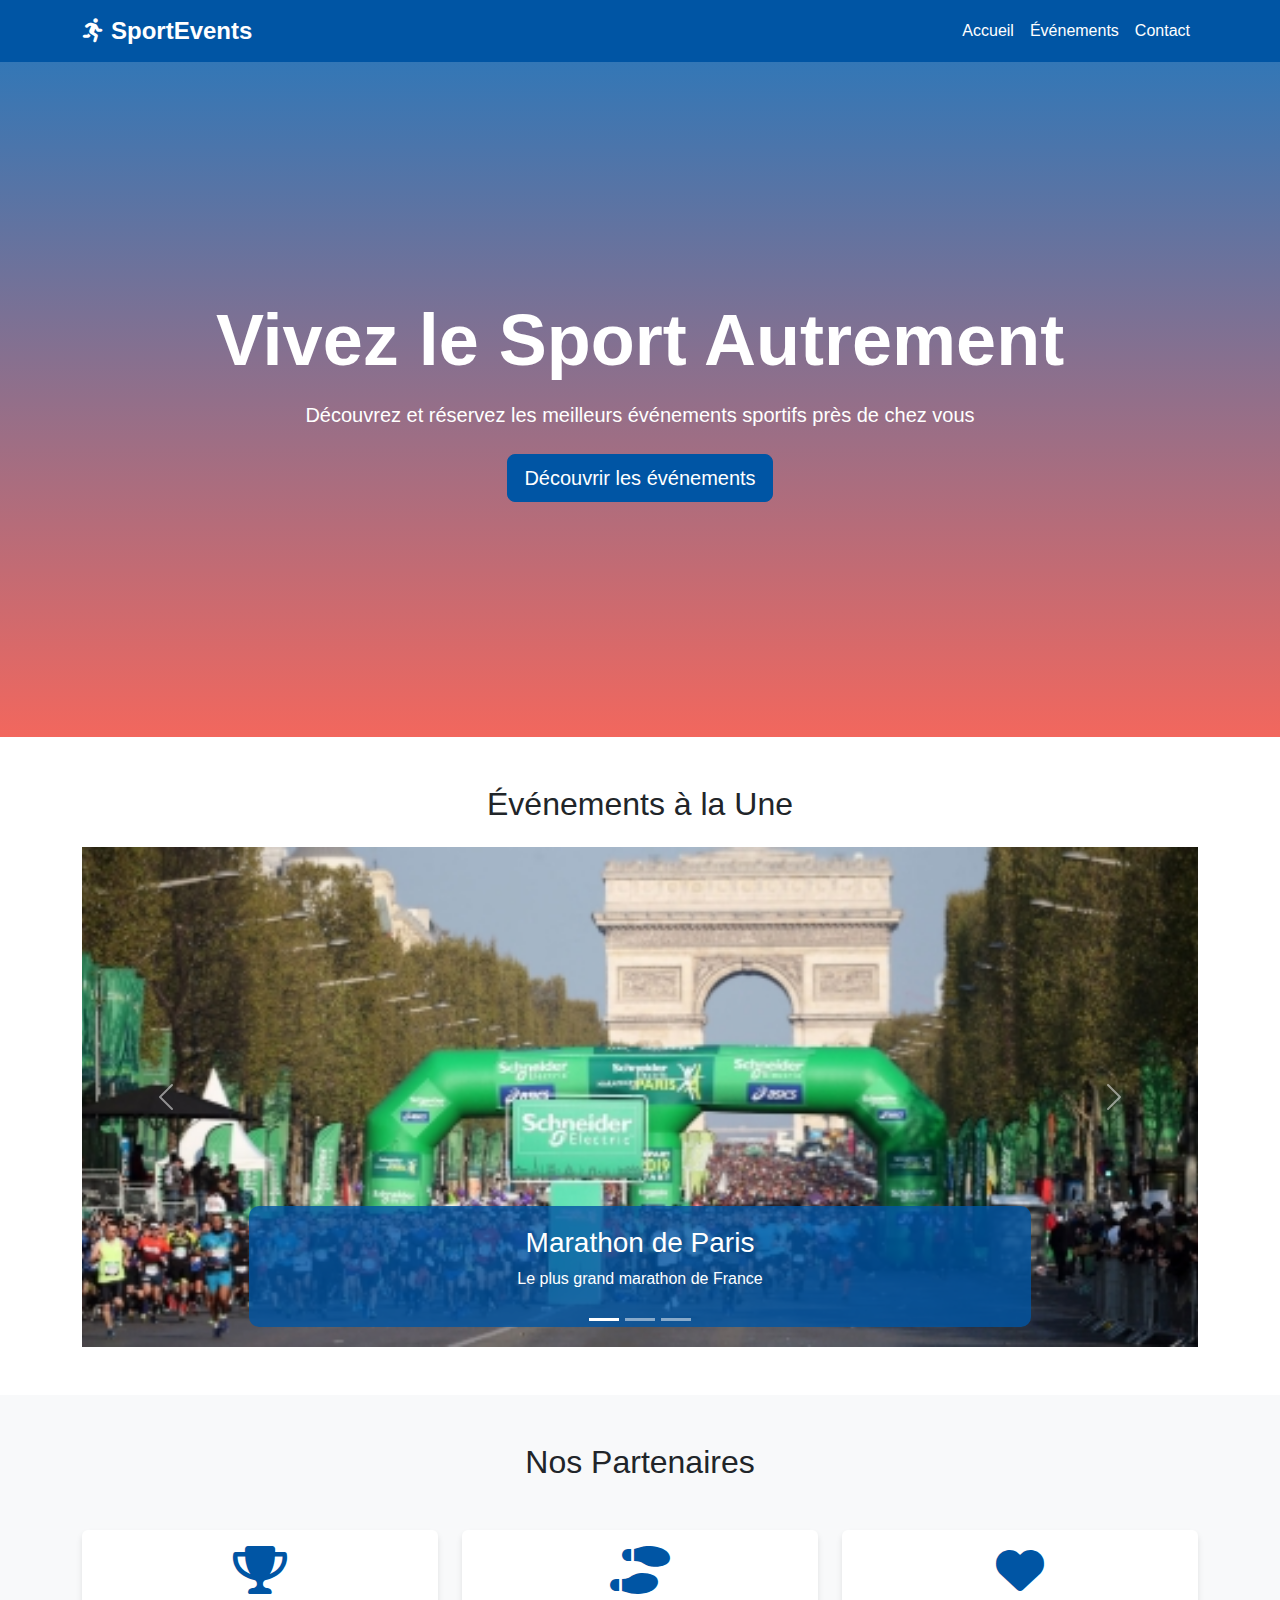
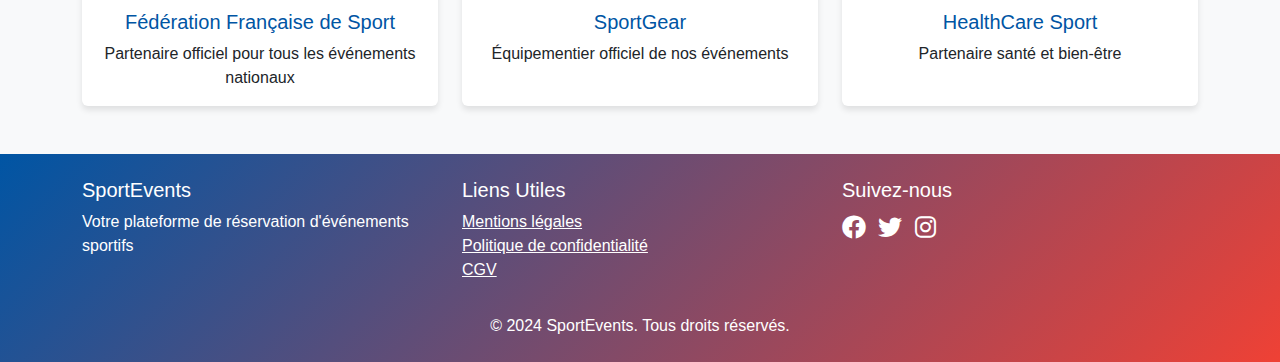
<file: index.html>
<!DOCTYPE html>
<html lang="fr">
<head>
    <meta charset="UTF-8">
    <meta name="viewport" content="width=device-width, initial-scale=1.0">
    <title>SportEvents - Plateforme d'événements sportifs</title>
    <!-- Bootstrap CSS -->
    <link href="https://cdn.jsdelivr.net/npm/bootstrap@5.3.0/dist/css/bootstrap.min.css" rel="stylesheet">
    <!-- Custom CSS -->
    <link href="css/style.css" rel="stylesheet">
    <!-- Font Awesome -->
    <link rel="stylesheet" href="https://cdnjs.cloudflare.com/ajax/libs/font-awesome/6.0.0/css/all.min.css">
</head>
<body>
    <!-- Navbar -->
    <nav class="navbar navbar-expand-lg navbar-dark bg-primary sticky-top">
        <div class="container">
            <a class="navbar-brand" href="index.html">
                <i class="fas fa-running me-2"></i>SportEvents
            </a>
            <button class="navbar-toggler" type="button" data-bs-toggle="collapse" data-bs-target="#navbarNav">
                <span class="navbar-toggler-icon"></span>
            </button>
            <div class="collapse navbar-collapse" id="navbarNav">
                <ul class="navbar-nav ms-auto">
                    <li class="nav-item">
                        <a class="nav-link active" href="index.html">Accueil</a>
                    </li>
                    <li class="nav-item">
                        <a class="nav-link" href="evenements.html">Événements</a>
                    </li>
                    <li class="nav-item">
                        <a class="nav-link" href="contact.html">Contact</a>
                    </li>
                </ul>
            </div>
        </div>
    </nav>

    <!-- Hero Section -->
    <header class="hero-section text-white text-center">
        <div class="container">
            <div class="row min-vh-75 align-items-center">
                <div class="col-12">
                    <h1 class="display-2 fw-bold mb-3">Vivez le Sport Autrement</h1>
                    <p class="lead mb-4">Découvrez et réservez les meilleurs événements sportifs près de chez vous</p>
                    <a href="evenements.html" class="btn btn-primary btn-lg">Découvrir les événements</a>
                </div>
            </div>
        </div>
    </header>

    <!-- Carousel Section -->
    <section class="py-5">
        <div class="container">
            <h2 class="text-center mb-4">Événements à la Une</h2>
            <div id="eventCarousel" class="carousel slide" data-bs-ride="carousel">
                <div class="carousel-indicators">
                    <button type="button" data-bs-target="#eventCarousel" data-bs-slide-to="0" class="active"></button>
                    <button type="button" data-bs-target="#eventCarousel" data-bs-slide-to="1"></button>
                    <button type="button" data-bs-target="#eventCarousel" data-bs-slide-to="2"></button>
                </div>
                <div class="carousel-inner">
                    <div class="carousel-item active">
                        <img src="img/Marathon-Paris.jpeg" class="d-block w-100" alt="Marathon">
                        <div class="carousel-caption">
                            <h3>Marathon de Paris</h3>
                            <p>Le plus grand marathon de France</p>
                        </div>
                    </div>
                    <div class="carousel-item">
                        <img src="img/Coupe-de-france.jpeg" class="d-block w-100" alt="Football">
                        <div class="carousel-caption">
                            <h3>Finale Coupe de France</h3>
                            <p>Le rendez-vous incontournable du football français</p>
                        </div>
                    </div>
                    <div class="carousel-item">
                        <img src="img/Roland-Garros.jpeg" class="d-block w-100" alt="Tennis">
                        <div class="carousel-caption">
                            <h3>Roland Garros</h3>
                            <p>Le grand chelem sur terre battue</p>
                        </div>
                    </div>
                </div>
                <button class="carousel-control-prev" type="button" data-bs-target="#eventCarousel" data-bs-slide="prev">
                    <span class="carousel-control-prev-icon"></span>
                </button>
                <button class="carousel-control-next" type="button" data-bs-target="#eventCarousel" data-bs-slide="next">
                    <span class="carousel-control-next-icon"></span>
                </button>
            </div>
        </div>
    </section>

    <!-- Partners Section -->
    <section class="py-5 bg-light">
        <div class="container">
            <h2 class="text-center mb-5">Nos Partenaires</h2>
            <div class="row g-4">
                <div class="col-md-4">
                    <div class="card h-100">
                        <div class="card-body text-center">
                            <i class="fas fa-trophy fa-3x text-primary mb-3"></i>
                            <h5 class="card-title">Fédération Française de Sport</h5>
                            <p class="card-text">Partenaire officiel pour tous les événements nationaux</p>
                        </div>
                    </div>
                </div>
                <div class="col-md-4">
                    <div class="card h-100">
                        <div class="card-body text-center">
                            <i class="fas fa-shoe-prints fa-3x text-primary mb-3"></i>
                            <h5 class="card-title">SportGear</h5>
                            <p class="card-text">Équipementier officiel de nos événements</p>
                        </div>
                    </div>
                </div>
                <div class="col-md-4">
                    <div class="card h-100">
                        <div class="card-body text-center">
                            <i class="fas fa-heart fa-3x text-primary mb-3"></i>
                            <h5 class="card-title">HealthCare Sport</h5>
                            <p class="card-text">Partenaire santé et bien-être</p>
                        </div>
                    </div>
                </div>
            </div>
        </div>
    </section>

    <!-- Footer -->
    <footer class="bg-dark text-white py-4">
        <div class="container">
            <div class="row">
                <div class="col-md-4">
                    <h5>SportEvents</h5>
                    <p>Votre plateforme de réservation d'événements sportifs</p>
                </div>
                <div class="col-md-4">
                    <h5>Liens Utiles</h5>
                    <ul class="list-unstyled">
                        <li><a href="#" class="text-white">Mentions légales</a></li>
                        <li><a href="#" class="text-white">Politique de confidentialité</a></li>
                        <li><a href="#" class="text-white">CGV</a></li>
                    </ul>
                </div>
                <div class="col-md-4">
                    <h5>Suivez-nous</h5>
                    <div class="social-links">
                        <a href="#" class="text-white me-2"><i class="fab fa-facebook"></i></a>
                        <a href="#" class="text-white me-2"><i class="fab fa-twitter"></i></a>
                        <a href="#" class="text-white me-2"><i class="fab fa-instagram"></i></a>
                    </div>
                </div>
            </div>
            <div class="row mt-3">
                <div class="col-12 text-center">
                    <p class="mb-0">&copy; 2024 SportEvents. Tous droits réservés.</p>
                </div>
            </div>
        </div>
    </footer>

    <!-- Bootstrap JS -->
    <script src="https://cdn.jsdelivr.net/npm/bootstrap@5.3.0/dist/js/bootstrap.bundle.min.js"></script>
    <!-- Custom JS -->
    <script src="js/main.js"></script>
</body>
</html>
</file>
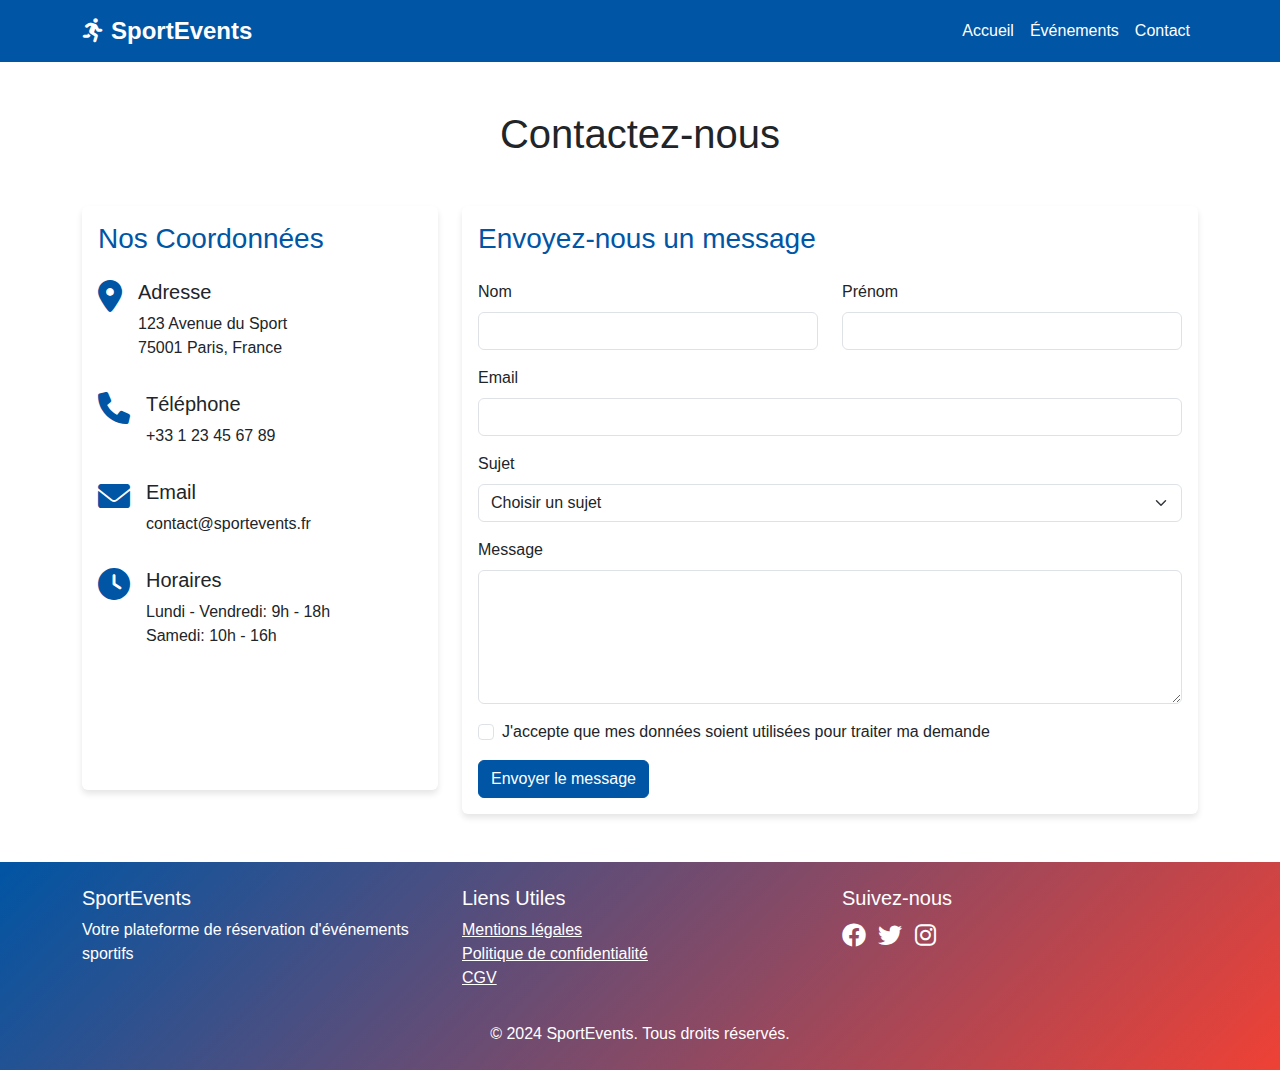
<file: contact.html>
<!DOCTYPE html>
<html lang="fr">
<head>
    <meta charset="UTF-8">
    <meta name="viewport" content="width=device-width, initial-scale=1.0">
    <title>Contact - SportEvents</title>
    <!-- Bootstrap CSS -->
    <link href="https://cdn.jsdelivr.net/npm/bootstrap@5.3.0/dist/css/bootstrap.min.css" rel="stylesheet">
    <!-- Custom CSS -->
    <link href="css/style.css" rel="stylesheet">
    <!-- Font Awesome -->
    <link rel="stylesheet" href="https://cdnjs.cloudflare.com/ajax/libs/font-awesome/6.0.0/css/all.min.css">
</head>
<body>
    <!-- Navbar -->
    <nav class="navbar navbar-expand-lg navbar-dark bg-primary sticky-top">
        <div class="container">
            <a class="navbar-brand" href="index.html">
                <i class="fas fa-running me-2"></i>SportEvents
            </a>
            <button class="navbar-toggler" type="button" data-bs-toggle="collapse" data-bs-target="#navbarNav">
                <span class="navbar-toggler-icon"></span>
            </button>
            <div class="collapse navbar-collapse" id="navbarNav">
                <ul class="navbar-nav ms-auto">
                    <li class="nav-item">
                        <a class="nav-link" href="index.html">Accueil</a>
                    </li>
                    <li class="nav-item">
                        <a class="nav-link" href="evenements.html">Événements</a>
                    </li>
                    <li class="nav-item">
                        <a class="nav-link active" href="contact.html">Contact</a>
                    </li>
                </ul>
            </div>
        </div>
    </nav>

    <!-- Contact Section -->
    <section class="py-5">
        <div class="container">
            <h1 class="text-center mb-5">Contactez-nous</h1>
            <div class="row">
                <!-- Contact Information -->
                <div class="col-md-4 mb-4">
                    <div class="card h-100">
                        <div class="card-body">
                            <h3 class="card-title mb-4">Nos Coordonnées</h3>
                            <div class="d-flex mb-3">
                                <i class="fas fa-map-marker-alt text-primary me-3 fa-2x"></i>
                                <div>
                                    <h5>Adresse</h5>
                                    <p>123 Avenue du Sport<br>75001 Paris, France</p>
                                </div>
                            </div>
                            <div class="d-flex mb-3">
                                <i class="fas fa-phone text-primary me-3 fa-2x"></i>
                                <div>
                                    <h5>Téléphone</h5>
                                    <p>+33 1 23 45 67 89</p>
                                </div>
                            </div>
                            <div class="d-flex mb-3">
                                <i class="fas fa-envelope text-primary me-3 fa-2x"></i>
                                <div>
                                    <h5>Email</h5>
                                    <p>contact@sportevents.fr</p>
                                </div>
                            </div>
                            <div class="d-flex">
                                <i class="fas fa-clock text-primary me-3 fa-2x"></i>
                                <div>
                                    <h5>Horaires</h5>
                                    <p>Lundi - Vendredi: 9h - 18h<br>Samedi: 10h - 16h</p>
                                </div>
                            </div>
                        </div>
                    </div>
                </div>

                <!-- Contact Form -->
                <div class="col-md-8">
                    <div class="card">
                        <div class="card-body">
                            <h3 class="card-title mb-4">Envoyez-nous un message</h3>
                            <form id="contactForm">
                                <div class="row">
                                    <div class="col-md-6 mb-3">
                                        <label for="nom" class="form-label">Nom</label>
                                        <input type="text" class="form-control" id="nom" required>
                                    </div>
                                    <div class="col-md-6 mb-3">
                                        <label for="prenom" class="form-label">Prénom</label>
                                        <input type="text" class="form-control" id="prenom" required>
                                    </div>
                                </div>
                                <div class="mb-3">
                                    <label for="email" class="form-label">Email</label>
                                    <input type="email" class="form-control" id="email" required>
                                </div>
                                <div class="mb-3">
                                    <label for="sujet" class="form-label">Sujet</label>
                                    <select class="form-select" id="sujet" required>
                                        <option value="">Choisir un sujet</option>
                                        <option value="reservation">Réservation</option>
                                        <option value="information">Demande d'information</option>
                                        <option value="partenariat">Partenariat</option>
                                        <option value="autre">Autre</option>
                                    </select>
                                </div>
                                <div class="mb-3">
                                    <label for="message" class="form-label">Message</label>
                                    <textarea class="form-control" id="message" rows="5" required></textarea>
                                </div>
                                <div class="mb-3 form-check">
                                    <input type="checkbox" class="form-check-input" id="consentement" required>
                                    <label class="form-check-label" for="consentement">
                                        J'accepte que mes données soient utilisées pour traiter ma demande
                                    </label>
                                </div>
                                <button type="submit" class="btn btn-primary">Envoyer le message</button>
                            </form>
                        </div>
                    </div>
                </div>
            </div>
        </div>
    </section>

    <!-- Footer -->
    <footer class="bg-dark text-white py-4">
        <div class="container">
            <div class="row">
                <div class="col-md-4">
                    <h5>SportEvents</h5>
                    <p>Votre plateforme de réservation d'événements sportifs</p>
                </div>
                <div class="col-md-4">
                    <h5>Liens Utiles</h5>
                    <ul class="list-unstyled">
                        <li><a href="#" class="text-white">Mentions légales</a></li>
                        <li><a href="#" class="text-white">Politique de confidentialité</a></li>
                        <li><a href="#" class="text-white">CGV</a></li>
                    </ul>
                </div>
                <div class="col-md-4">
                    <h5>Suivez-nous</h5>
                    <div class="social-links">
                        <a href="#" class="text-white me-2"><i class="fab fa-facebook"></i></a>
                        <a href="#" class="text-white me-2"><i class="fab fa-twitter"></i></a>
                        <a href="#" class="text-white me-2"><i class="fab fa-instagram"></i></a>
                    </div>
                </div>
            </div>
            <div class="row mt-3">
                <div class="col-12 text-center">
                    <p class="mb-0">&copy; 2024 SportEvents. Tous droits réservés.</p>
                </div>
            </div>
        </div>
    </footer>

    <!-- Bootstrap JS -->
    <script src="https://cdn.jsdelivr.net/npm/bootstrap@5.3.0/dist/js/bootstrap.bundle.min.js"></script>
    <!-- Custom JS -->
    <script src="js/main.js"></script>
</body>
</html>
</file>
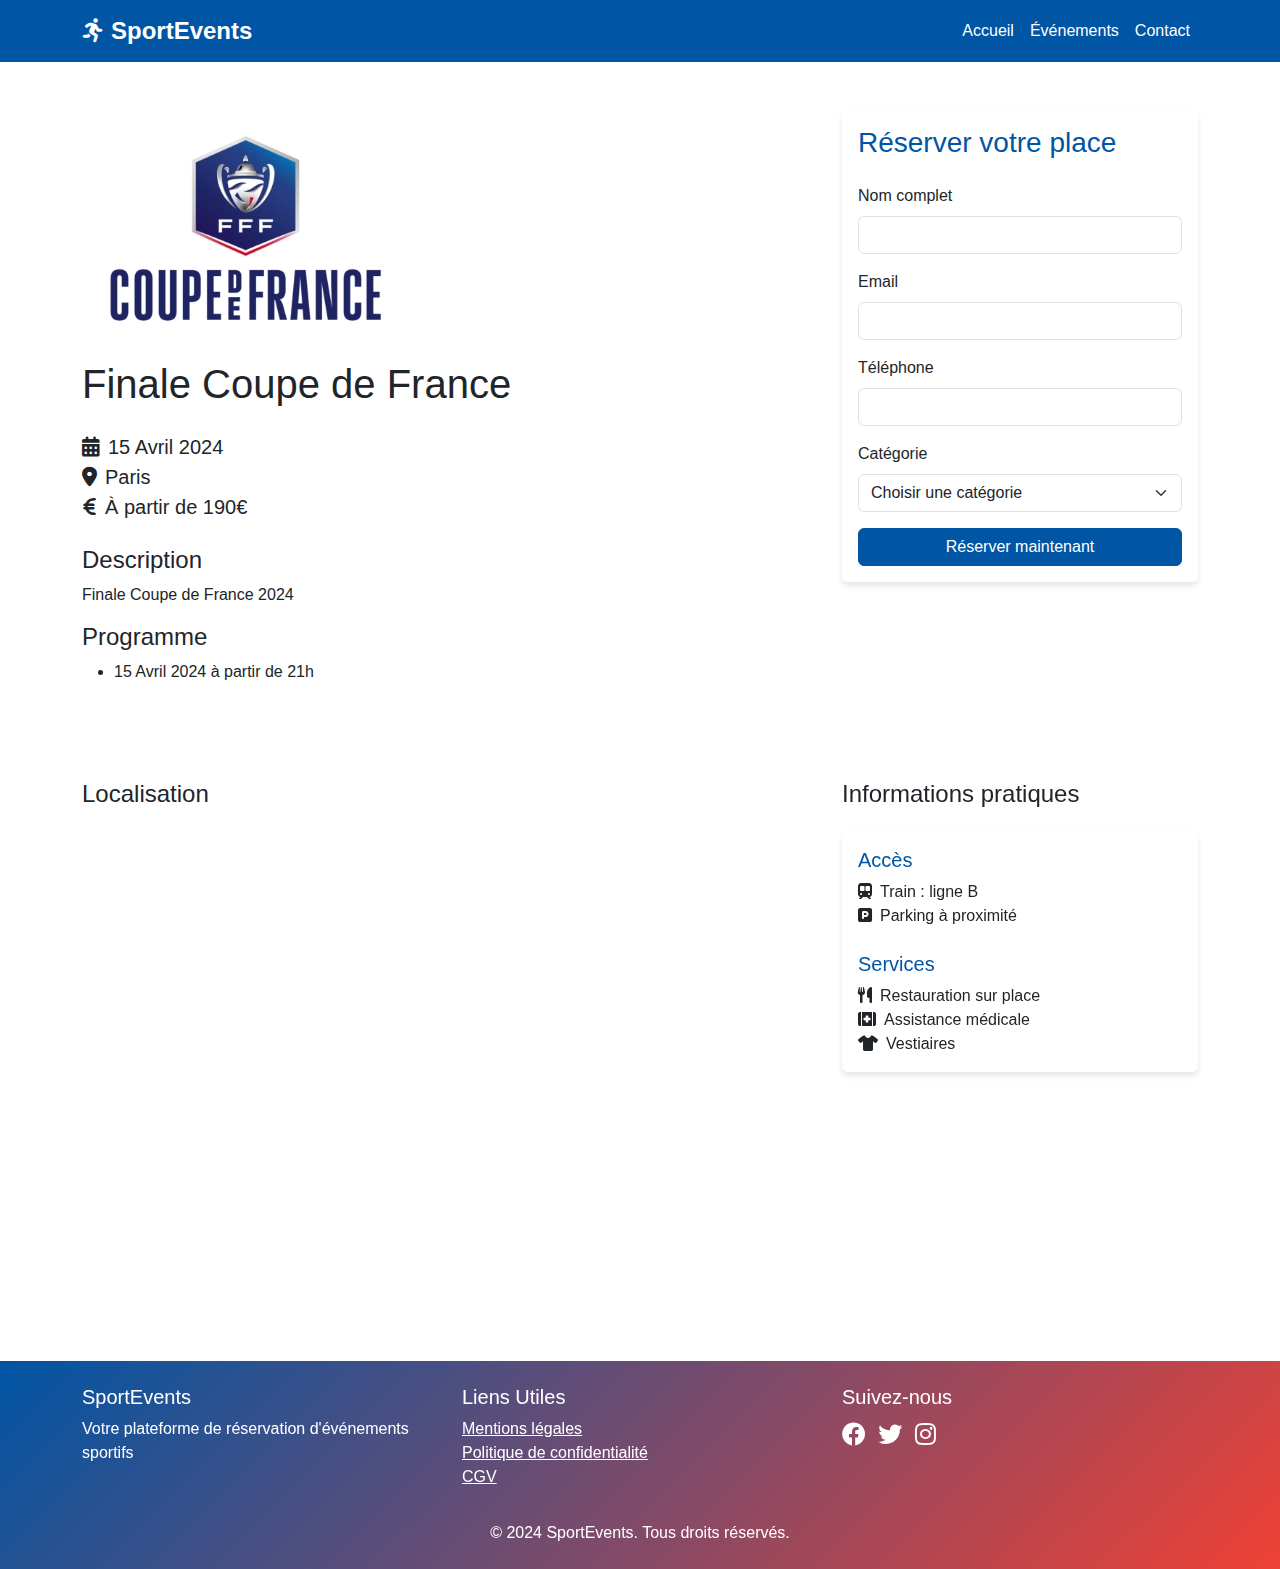
<file: Coupe-de-france.html>
<!DOCTYPE html>
<html lang="fr">
<head>
    <meta charset="UTF-8">
    <meta name="viewport" content="width=device-width, initial-scale=1.0">
    <title>Détail Événement - SportEvents</title>
    <!-- Bootstrap CSS -->
    <link href="https://cdn.jsdelivr.net/npm/bootstrap@5.3.0/dist/css/bootstrap.min.css" rel="stylesheet">
    <!-- Custom CSS -->
    <link href="css/style.css" rel="stylesheet">
    <!-- Font Awesome -->
    <link rel="stylesheet" href="https://cdnjs.cloudflare.com/ajax/libs/font-awesome/6.0.0/css/all.min.css">
</head>
<body>
    <!-- Navbar -->
    <nav class="navbar navbar-expand-lg navbar-dark bg-primary sticky-top">
        <div class="container">
            <a class="navbar-brand" href="index.html">
                <i class="fas fa-running me-2"></i>SportEvents
            </a>
            <button class="navbar-toggler" type="button" data-bs-toggle="collapse" data-bs-target="#navbarNav">
                <span class="navbar-toggler-icon"></span>
            </button>
            <div class="collapse navbar-collapse" id="navbarNav">
                <ul class="navbar-nav ms-auto">
                    <li class="nav-item">
                        <a class="nav-link" href="index.html">Accueil</a>
                    </li>
                    <li class="nav-item">
                        <a class="nav-link" href="evenements.html">Événements</a>
                    </li>
                    <li class="nav-item">
                        <a class="nav-link" href="contact.html">Contact</a>
                    </li>
                </ul>
            </div>
        </div>
    </nav>

    <!-- Détail de l'événement -->
    <div class="container py-5">
        <div class="row">
            <!-- Image et informations principales -->
            <div class="col-lg-8 mb-4">
                <img src="img/Coupe-de-france.jpeg" class="img-fluid rounded mb-4" alt="Événement">
                <h1 class="mb-4">Finale Coupe de France</h1>
                <div class="event-details mb-4">
                    <p class="lead">
                        <i class="fas fa-calendar-alt me-2"></i>15 Avril 2024<br>
                        <i class="fas fa-map-marker-alt me-2"></i>Paris<br>
                        <i class="fas fa-euro-sign me-2"></i>À partir de 190€
                    </p>
                </div>
                <div class="event-description mb-4">
                    <h4>Description</h4>
                    <p>Finale Coupe de France 2024</p>
                    <h4>Programme</h4>
                    <ul>
                        <li>15 Avril 2024 à partir de 21h</li>
                    </ul>
                </div>
            </div>

            <!-- Formulaire de réservation -->
            <div class="col-lg-4">
                <div class="card">
                    <div class="card-body">
                        <h3 class="card-title mb-4">Réserver votre place</h3>
                        <form id="reservationForm">
                            <div class="mb-3">
                                <label for="nom" class="form-label">Nom complet</label>
                                <input type="text" class="form-control" id="nom" required>
                            </div>
                            <div class="mb-3">
                                <label for="email" class="form-label">Email</label>
                                <input type="email" class="form-control" id="email" required>
                            </div>
                            <div class="mb-3">
                                <label for="telephone" class="form-label">Téléphone</label>
                                <input type="tel" class="form-control" id="telephone" required>
                            </div>
                            <div class="mb-3">
                                <label for="categorie" class="form-label">Catégorie</label>
                                <select class="form-select" id="categorie" required>
                                    <option value="">Choisir une catégorie</option>
                                    <option value="standard">Standard - 150€</option>
                                    <option value="premium">Premium - 230€</option>
                                    <option value="vip">VIP - 300€</option>
                                </select>
                            </div>
                            <button type="submit" class="btn btn-primary w-100" data-bs-toggle="modal" data-bs-target="#confirmationModal">
                                Réserver maintenant
                            </button>
                        </form>
                    </div>
                </div>
            </div>
        </div>

        <!-- Carte et informations supplémentaires -->
        <div class="row mt-5">
            <div class="col-lg-8">
                <h4 class="mb-4">Localisation</h4>
                <div class="map-container mb-4">
                    <iframe
                        src="https://www.google.com/maps/embed?pb=!1m18!1m12!1m3!1d2621.5232367900926!2d2.357574875911486!3d48.924475071341114!2m3!1f0!2f0!3f0!3m2!1i1024!2i768!4f13.1!3m3!1m2!1s0x47e66ebadd2263bf%3A0x70c04f7109156311!2sStade%20de%20France!5e0!3m2!1sfr!2sfr!4v1748283792971!5m2!1sfr!2sfr"
                        width="100%"
                        height="450"
                        style="border:0;"
                        allowfullscreen=""
                        loading="lazy">
                    </iframe>
                </div>
            </div>
            <div class="col-lg-4">
                <h4 class="mb-4">Informations pratiques</h4>
                <div class="card">
                    <div class="card-body">
                        <h5 class="card-title">Accès</h5>
                        <p class="card-text">
                            <i class="fas fa-subway me-2"></i>Train : ligne B<br>
                            <i class="fas fa-parking me-2"></i>Parking à proximité
                        </p>
                        <h5 class="card-title mt-4">Services</h5>
                        <p class="card-text">
                            <i class="fas fa-utensils me-2"></i>Restauration sur place<br>
                            <i class="fas fa-first-aid me-2"></i>Assistance médicale<br>
                            <i class="fas fa-tshirt me-2"></i>Vestiaires
                        </p>
                    </div>
                </div>
            </div>
        </div>
    </div>

    <!-- Modal de confirmation -->
    <div class="modal fade" id="confirmationModal" tabindex="-1">
        <div class="modal-dialog">
            <div class="modal-content">
                <div class="modal-header">
                    <h5 class="modal-title">Confirmation de réservation</h5>
                    <button type="button" class="btn-close" data-bs-dismiss="modal"></button>
                </div>
                <div class="modal-body">
                    <p>Votre réservation a été enregistrée avec succès !</p>
                    <p>Un email de confirmation vous sera envoyé dans les prochaines minutes.</p>
                </div>
                <div class="modal-footer">
                    <button type="button" class="btn btn-primary" data-bs-dismiss="modal">Fermer</button>
                </div>
            </div>
        </div>
    </div>

    <!-- Footer -->
    <footer class="bg-dark text-white py-4">
        <div class="container">
            <div class="row">
                <div class="col-md-4">
                    <h5>SportEvents</h5>
                    <p>Votre plateforme de réservation d'événements sportifs</p>
                </div>
                <div class="col-md-4">
                    <h5>Liens Utiles</h5>
                    <ul class="list-unstyled">
                        <li><a href="#" class="text-white">Mentions légales</a></li>
                        <li><a href="#" class="text-white">Politique de confidentialité</a></li>
                        <li><a href="#" class="text-white">CGV</a></li>
                    </ul>
                </div>
                <div class="col-md-4">
                    <h5>Suivez-nous</h5>
                    <div class="social-links">
                        <a href="#" class="text-white me-2"><i class="fab fa-facebook"></i></a>
                        <a href="#" class="text-white me-2"><i class="fab fa-twitter"></i></a>
                        <a href="#" class="text-white me-2"><i class="fab fa-instagram"></i></a>
                    </div>
                </div>
            </div>
            <div class="row mt-3">
                <div class="col-12 text-center">
                    <p class="mb-0">&copy; 2024 SportEvents. Tous droits réservés.</p>
                </div>
            </div>
        </div>
    </footer>

    <!-- Bootstrap JS -->
    <script src="https://cdn.jsdelivr.net/npm/bootstrap@5.3.0/dist/js/bootstrap.bundle.min.js"></script>
    <!-- Custom JS -->
    <script src="js/main.js"></script>
</body>
</html>
</file>
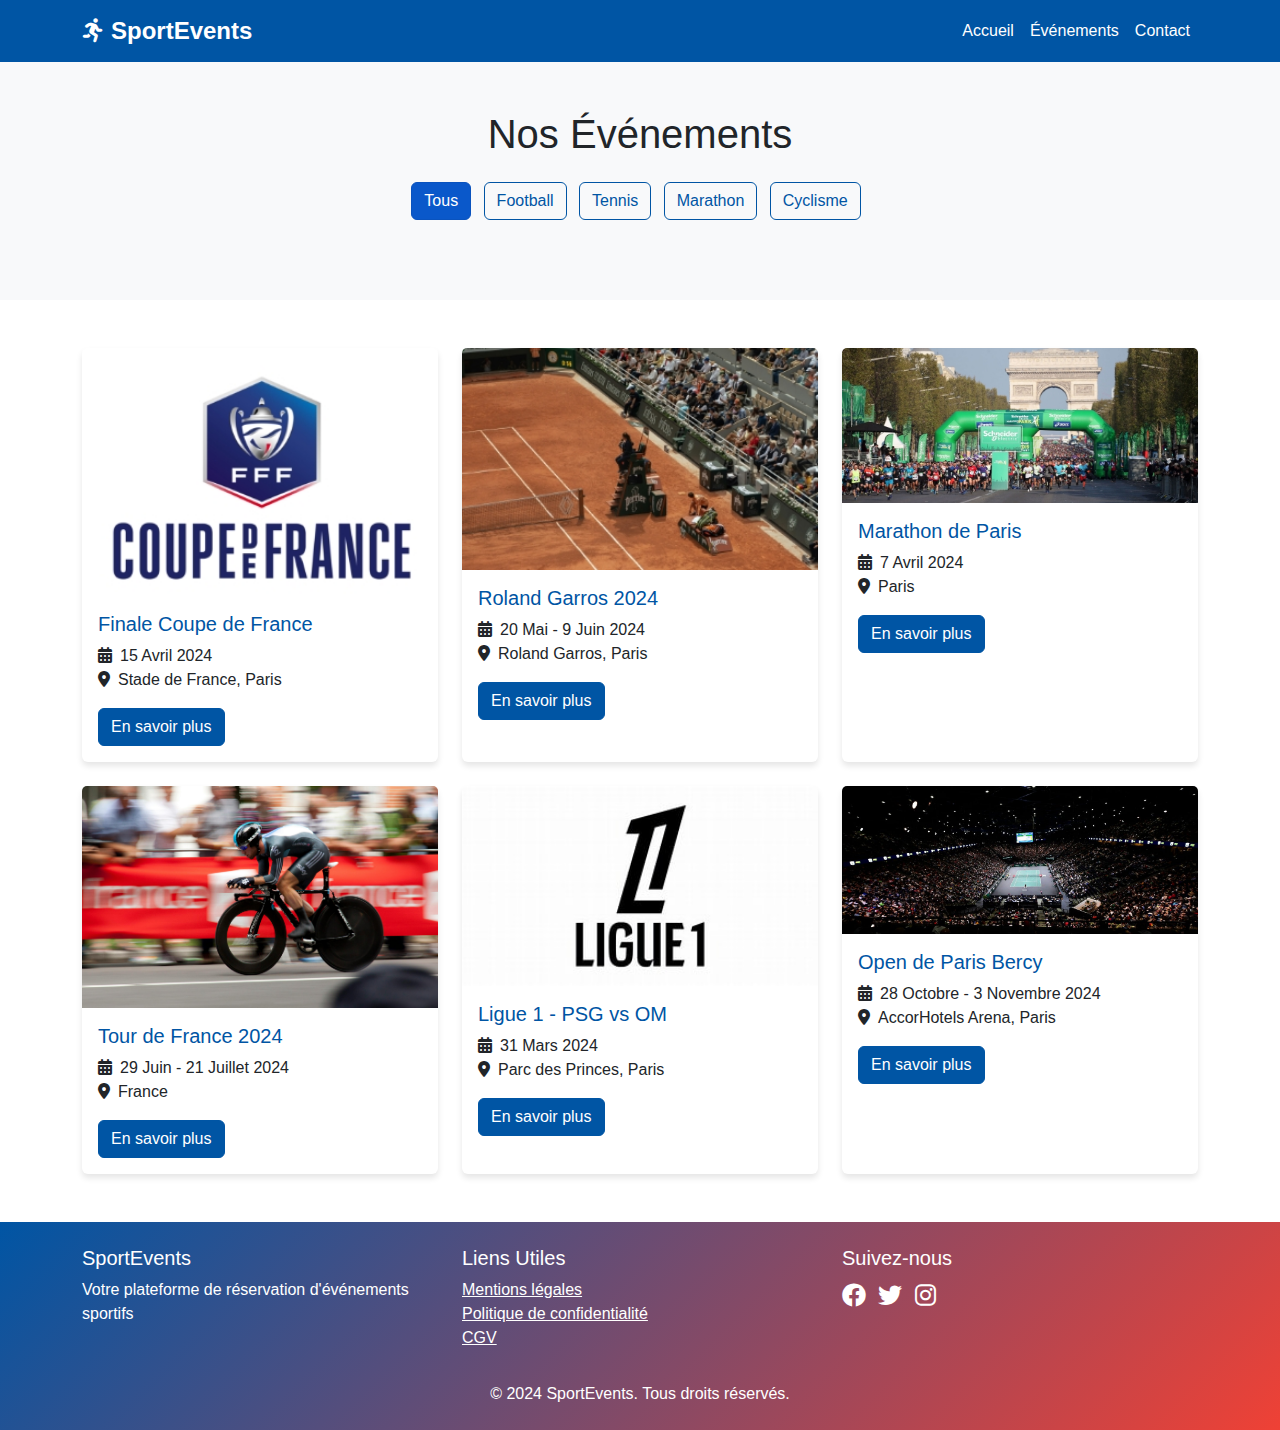
<file: evenements.html>
<!DOCTYPE html>
<html lang="fr">
<head>
    <meta charset="UTF-8">
    <meta name="viewport" content="width=device-width, initial-scale=1.0">
    <title>Événements - SportEvents</title>
    <!-- Bootstrap CSS -->
    <link href="https://cdn.jsdelivr.net/npm/bootstrap@5.3.0/dist/css/bootstrap.min.css" rel="stylesheet">
    <!-- Custom CSS -->
    <link href="css/style.css" rel="stylesheet">
    <!-- Font Awesome -->
    <link rel="stylesheet" href="https://cdnjs.cloudflare.com/ajax/libs/font-awesome/6.0.0/css/all.min.css">
</head>
<body>
    <!-- Navbar -->
    <nav class="navbar navbar-expand-lg navbar-dark bg-primary sticky-top">
        <div class="container">
            <a class="navbar-brand" href="index.html">
                <i class="fas fa-running me-2"></i>SportEvents
            </a>
            <button class="navbar-toggler" type="button" data-bs-toggle="collapse" data-bs-target="#navbarNav">
                <span class="navbar-toggler-icon"></span>
            </button>
            <div class="collapse navbar-collapse" id="navbarNav">
                <ul class="navbar-nav ms-auto">
                    <li class="nav-item">
                        <a class="nav-link" href="index.html">Accueil</a>
                    </li>
                    <li class="nav-item">
                        <a class="nav-link active" href="evenements.html">Événements</a>
                    </li>
                    <li class="nav-item">
                        <a class="nav-link" href="contact.html">Contact</a>
                    </li>
                </ul>
            </div>
        </div>
    </nav>

    <!-- Header -->
    <header class="bg-light py-5">
        <div class="container">
            <h1 class="text-center mb-4">Nos Événements</h1>
            
            <!-- Filtres -->
            <div class="row mb-4">
                <div class="col-md-12">
                    <div class="filter-buttons text-center">
                        <button class="btn btn-primary me-2 mb-2 filter-btn active" data-filter="all">Tous</button>
                        <button class="btn btn-outline-primary me-2 mb-2 filter-btn" data-filter="football">Football</button>
                        <button class="btn btn-outline-primary me-2 mb-2 filter-btn" data-filter="tennis">Tennis</button>
                        <button class="btn btn-outline-primary me-2 mb-2 filter-btn" data-filter="marathon">Marathon</button>
                        <button class="btn btn-outline-primary me-2 mb-2 filter-btn" data-filter="cyclisme">Cyclisme</button>
                    </div>
                </div>
            </div>
        </div>
    </header>

    <!-- Liste des événements -->
    <section class="py-5">
        <div class="container">
            <div class="row g-4" id="events-grid">
                <!-- Événement 1 -->
                <div class="col-md-6 col-lg-4" data-category="football">
                    <div class="card h-100">
                        <img src="img/Coupe-de-france.jpeg" class="card-img-top" alt="Football">
                        <div class="card-body">
                            <h5 class="card-title">Finale Coupe de France</h5>
                            <p class="card-text">
                                <i class="fas fa-calendar-alt me-2"></i>15 Avril 2024<br>
                                <i class="fas fa-map-marker-alt me-2"></i>Stade de France, Paris
                            </p>
                            <a href="Coupe-de-france.html" class="btn btn-primary">En savoir plus</a>
                        </div>
                    </div>
                </div>

                <!-- Événement 2 -->
                <div class="col-md-6 col-lg-4" data-category="tennis">
                    <div class="card h-100">
                        <img src="img/Roland-Garros.jpeg" class="card-img-top" alt="Tennis">
                        <div class="card-body">
                            <h5 class="card-title">Roland Garros 2024</h5>
                            <p class="card-text">
                                <i class="fas fa-calendar-alt me-2"></i>20 Mai - 9 Juin 2024<br>
                                <i class="fas fa-map-marker-alt me-2"></i>Roland Garros, Paris
                            </p>
                            <a href="Roland-Garros.html" class="btn btn-primary">En savoir plus</a>
                        </div>
                    </div>
                </div>

                <!-- Événement 3 -->
                <div class="col-md-6 col-lg-4" data-category="marathon">
                    <div class="card h-100">
                        <img src="img/Marathon-Paris.jpeg" class="card-img-top" alt="Marathon">
                        <div class="card-body">
                            <h5 class="card-title">Marathon de Paris</h5>
                            <p class="card-text">
                                <i class="fas fa-calendar-alt me-2"></i>7 Avril 2024<br>
                                <i class="fas fa-map-marker-alt me-2"></i>Paris
                            </p>
                            <a href="Marathon-paris.html" class="btn btn-primary">En savoir plus</a>
                        </div>
                    </div>
                </div>

                <!-- Événement 4 -->
                <div class="col-md-6 col-lg-4" data-category="cyclisme">
                    <div class="card h-100">
                        <img src="img/Cyclisme.jpg" class="card-img-top" alt="Cyclisme">
                        <div class="card-body">
                            <h5 class="card-title">Tour de France 2024</h5>
                            <p class="card-text">
                                <i class="fas fa-calendar-alt me-2"></i>29 Juin - 21 Juillet 2024<br>
                                <i class="fas fa-map-marker-alt me-2"></i>France
                            </p>
                            <a href="detail-evenement1.html" class="btn btn-primary">En savoir plus</a>
                        </div>
                    </div>
                </div>

                <!-- Événement 5 -->
                <div class="col-md-6 col-lg-4" data-category="football">
                    <div class="card h-100">
                        <img src="img/ligue1.jpg" class="card-img-top" alt="Football">
                        <div class="card-body">
                            <h5 class="card-title">Ligue 1 - PSG vs OM</h5>
                            <p class="card-text">
                                <i class="fas fa-calendar-alt me-2"></i>31 Mars 2024<br>
                                <i class="fas fa-map-marker-alt me-2"></i>Parc des Princes, Paris
                            </p>
                            <a href="ligue1.html" class="btn btn-primary">En savoir plus</a>
                        </div>
                    </div>
                </div>

                <!-- Événement 6 -->
                <div class="col-md-6 col-lg-4" data-category="tennis">
                    <div class="card h-100">
                        <img src="img/Open-paris-Bercy.jpg" class="card-img-top" alt="Tennis">
                        <div class="card-body">
                            <h5 class="card-title">Open de Paris Bercy</h5>
                            <p class="card-text">
                                <i class="fas fa-calendar-alt me-2"></i>28 Octobre - 3 Novembre 2024<br>
                                <i class="fas fa-map-marker-alt me-2"></i>AccorHotels Arena, Paris
                            </p>
                            <a href="Open-paris-Bercy.html" class="btn btn-primary">En savoir plus</a>
                        </div>
                    </div>
                </div>
            </div>
        </div>
    </section>

    <!-- Footer -->
    <footer class="bg-dark text-white py-4">
        <div class="container">
            <div class="row">
                <div class="col-md-4">
                    <h5>SportEvents</h5>
                    <p>Votre plateforme de réservation d'événements sportifs</p>
                </div>
                <div class="col-md-4">
                    <h5>Liens Utiles</h5>
                    <ul class="list-unstyled">
                        <li><a href="#" class="text-white">Mentions légales</a></li>
                        <li><a href="#" class="text-white">Politique de confidentialité</a></li>
                        <li><a href="#" class="text-white">CGV</a></li>
                    </ul>
                </div>
                <div class="col-md-4">
                    <h5>Suivez-nous</h5>
                    <div class="social-links">
                        <a href="#" class="text-white me-2"><i class="fab fa-facebook"></i></a>
                        <a href="#" class="text-white me-2"><i class="fab fa-twitter"></i></a>
                        <a href="#" class="text-white me-2"><i class="fab fa-instagram"></i></a>
                    </div>
                </div>
            </div>
            <div class="row mt-3">
                <div class="col-12 text-center">
                    <p class="mb-0">&copy; 2024 SportEvents. Tous droits réservés.</p>
                </div>
            </div>
        </div>
    </footer>

    <!-- Bootstrap JS -->
    <script src="https://cdn.jsdelivr.net/npm/bootstrap@5.3.0/dist/js/bootstrap.bundle.min.js"></script>
    <!-- Custom JS -->
    <script src="js/main.js"></script>
</body>
</html>
</file>
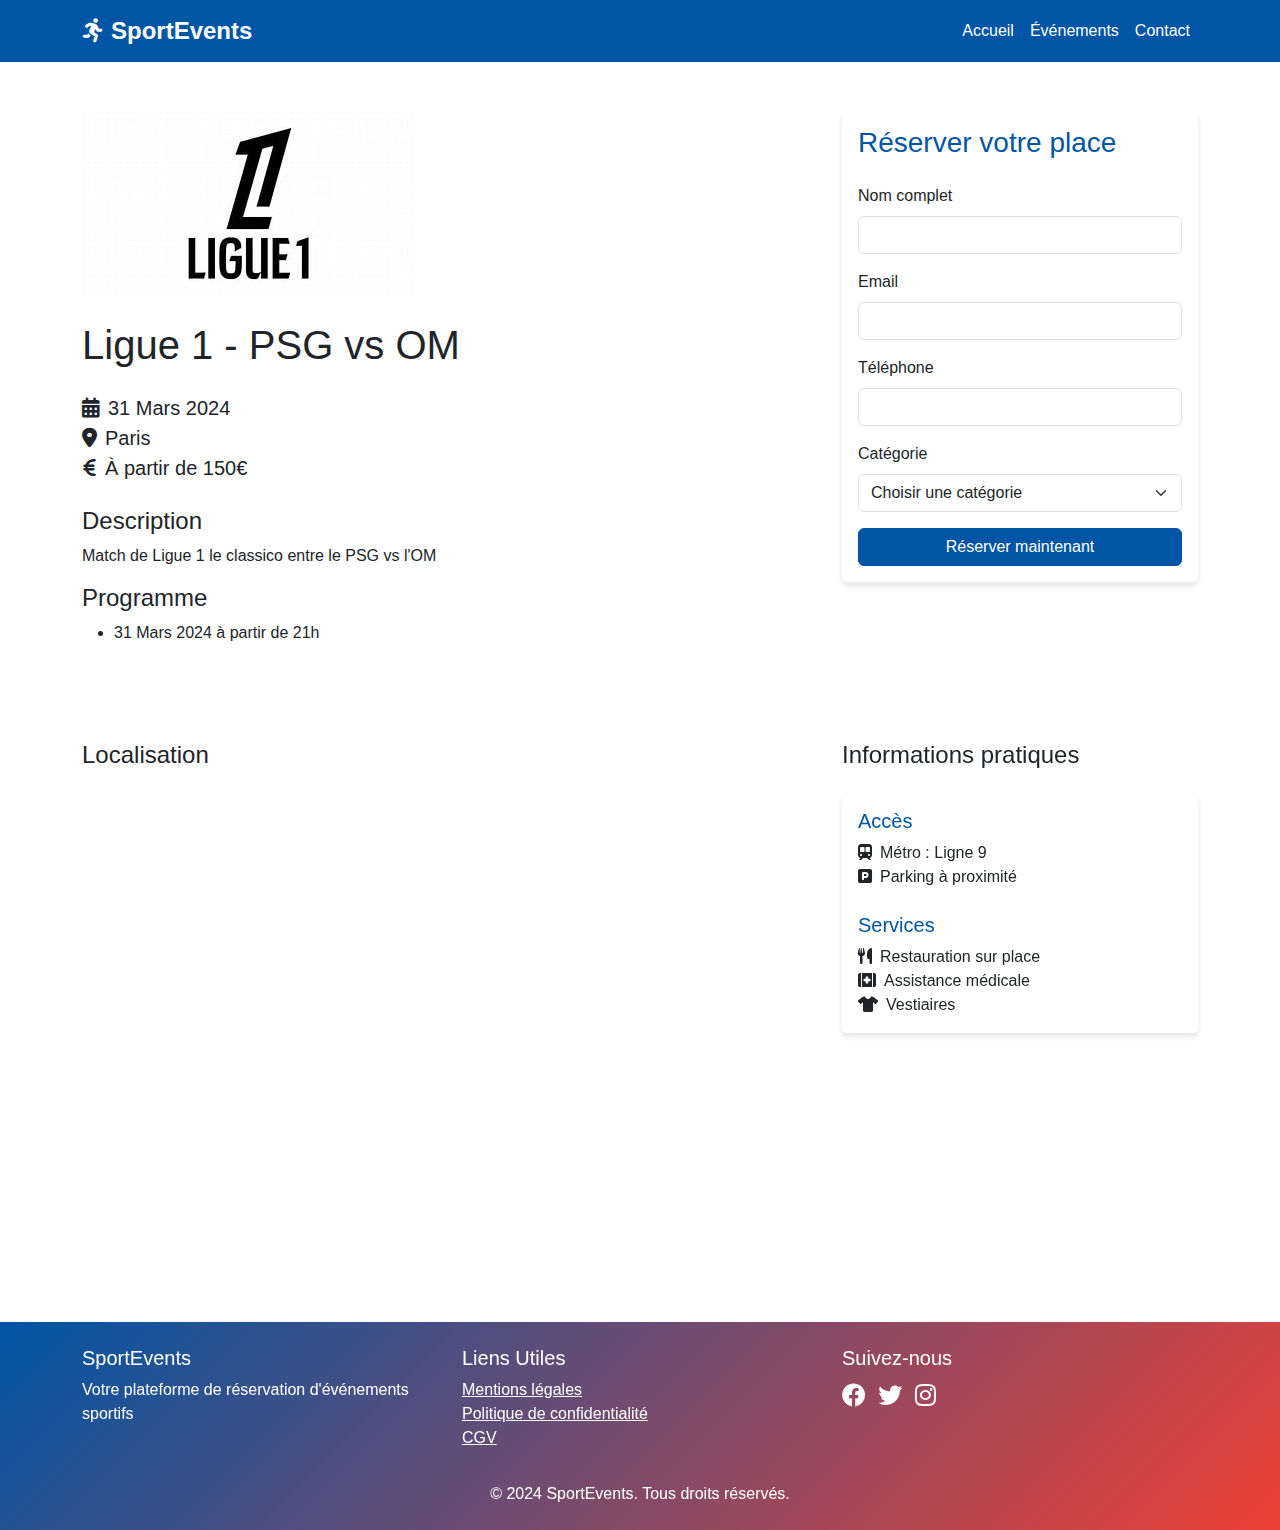
<file: ligue1.html>
<!DOCTYPE html>
<html lang="fr">
<head>
    <meta charset="UTF-8">
    <meta name="viewport" content="width=device-width, initial-scale=1.0">
    <title>Détail Événement - SportEvents</title>
    <!-- Bootstrap CSS -->
    <link href="https://cdn.jsdelivr.net/npm/bootstrap@5.3.0/dist/css/bootstrap.min.css" rel="stylesheet">
    <!-- Custom CSS -->
    <link href="css/style.css" rel="stylesheet">
    <!-- Font Awesome -->
    <link rel="stylesheet" href="https://cdnjs.cloudflare.com/ajax/libs/font-awesome/6.0.0/css/all.min.css">
</head>
<body>
    <!-- Navbar -->
    <nav class="navbar navbar-expand-lg navbar-dark bg-primary sticky-top">
        <div class="container">
            <a class="navbar-brand" href="index.html">
                <i class="fas fa-running me-2"></i>SportEvents
            </a>
            <button class="navbar-toggler" type="button" data-bs-toggle="collapse" data-bs-target="#navbarNav">
                <span class="navbar-toggler-icon"></span>
            </button>
            <div class="collapse navbar-collapse" id="navbarNav">
                <ul class="navbar-nav ms-auto">
                    <li class="nav-item">
                        <a class="nav-link" href="index.html">Accueil</a>
                    </li>
                    <li class="nav-item">
                        <a class="nav-link" href="evenements.html">Événements</a>
                    </li>
                    <li class="nav-item">
                        <a class="nav-link" href="contact.html">Contact</a>
                    </li>
                </ul>
            </div>
        </div>
    </nav>

    <!-- Détail de l'événement -->
    <div class="container py-5">
        <div class="row">
            <!-- Image et informations principales -->
            <div class="col-lg-8 mb-4">
                <img src="img/ligue1.jpg" class="img-fluid rounded mb-4" alt="Événement">
                <h1 class="mb-4">Ligue 1 - PSG vs OM</h1>
                <div class="event-details mb-4">
                    <p class="lead">
                        <i class="fas fa-calendar-alt me-2"></i>31 Mars 2024<br>
                        <i class="fas fa-map-marker-alt me-2"></i>Paris<br>
                        <i class="fas fa-euro-sign me-2"></i>À partir de 150€
                    </p>
                </div>
                <div class="event-description mb-4">
                    <h4>Description</h4>
                    <p>Match de Ligue 1 le classico entre le PSG vs l'OM </p>
                    <h4>Programme</h4>
                    <ul>
                        <li>31 Mars 2024 à partir de 21h</li>
                    </ul>
                </div>
            </div>

            <!-- Formulaire de réservation -->
            <div class="col-lg-4">
                <div class="card">
                    <div class="card-body">
                        <h3 class="card-title mb-4">Réserver votre place</h3>
                        <form id="reservationForm">
                            <div class="mb-3">
                                <label for="nom" class="form-label">Nom complet</label>
                                <input type="text" class="form-control" id="nom" required>
                            </div>
                            <div class="mb-3">
                                <label for="email" class="form-label">Email</label>
                                <input type="email" class="form-control" id="email" required>
                            </div>
                            <div class="mb-3">
                                <label for="telephone" class="form-label">Téléphone</label>
                                <input type="tel" class="form-control" id="telephone" required>
                            </div>
                            <div class="mb-3">
                                <label for="categorie" class="form-label">Catégorie</label>
                                <select class="form-select" id="categorie" required>
                                    <option value="">Choisir une catégorie</option>
                                    <option value="standard">Standard - 150€</option>
                                    <option value="premium">Premium - 230€</option>
                                    <option value="vip">VIP - 300€</option>
                                </select>
                            </div>
                            <button type="submit" class="btn btn-primary w-100" data-bs-toggle="modal" data-bs-target="#confirmationModal">
                                Réserver maintenant
                            </button>
                        </form>
                    </div>
                </div>
            </div>
        </div>

        <!-- Carte et informations supplémentaires -->
        <div class="row mt-5">
            <div class="col-lg-8">
                <h4 class="mb-4">Localisation</h4>
                <div class="map-container mb-4">
                    <iframe
                        src="https://www.google.com/maps/embed?pb=!1m18!1m12!1m3!1d2625.8794870432607!2d2.2504754759057435!3d48.84143737132983!2m3!1f0!2f0!3f0!3m2!1i1024!2i768!4f13.1!3m3!1m2!1s0x47e67ac09948a18d%3A0xdd2450406cef2c5c!2sParc%20des%20Princes!5e0!3m2!1sfr!2sfr!4v1748286892710!5m2!1sfr!2sfr" 
                        width="100%"
                        height="450"
                        style="border:0;"
                        allowfullscreen=""
                        loading="lazy">
                    </iframe>
                </div>
            </div>
            <div class="col-lg-4">
                <h4 class="mb-4">Informations pratiques</h4>
                <div class="card">
                    <div class="card-body">
                        <h5 class="card-title">Accès</h5>
                        <p class="card-text">
                            <i class="fas fa-subway me-2"></i>Métro : Ligne 9<br>
                            <i class="fas fa-parking me-2"></i>Parking à proximité
                        </p>
                        <h5 class="card-title mt-4">Services</h5>
                        <p class="card-text">
                            <i class="fas fa-utensils me-2"></i>Restauration sur place<br>
                            <i class="fas fa-first-aid me-2"></i>Assistance médicale<br>
                            <i class="fas fa-tshirt me-2"></i>Vestiaires
                        </p>
                    </div>
                </div>
            </div>
        </div>
    </div>

    <!-- Modal de confirmation -->
    <div class="modal fade" id="confirmationModal" tabindex="-1">
        <div class="modal-dialog">
            <div class="modal-content">
                <div class="modal-header">
                    <h5 class="modal-title">Confirmation de réservation</h5>
                    <button type="button" class="btn-close" data-bs-dismiss="modal"></button>
                </div>
                <div class="modal-body">
                    <p>Votre réservation a été enregistrée avec succès !</p>
                    <p>Un email de confirmation vous sera envoyé dans les prochaines minutes.</p>
                </div>
                <div class="modal-footer">
                    <button type="button" class="btn btn-primary" data-bs-dismiss="modal">Fermer</button>
                </div>
            </div>
        </div>
    </div>

    <!-- Footer -->
    <footer class="bg-dark text-white py-4">
        <div class="container">
            <div class="row">
                <div class="col-md-4">
                    <h5>SportEvents</h5>
                    <p>Votre plateforme de réservation d'événements sportifs</p>
                </div>
                <div class="col-md-4">
                    <h5>Liens Utiles</h5>
                    <ul class="list-unstyled">
                        <li><a href="#" class="text-white">Mentions légales</a></li>
                        <li><a href="#" class="text-white">Politique de confidentialité</a></li>
                        <li><a href="#" class="text-white">CGV</a></li>
                    </ul>
                </div>
                <div class="col-md-4">
                    <h5>Suivez-nous</h5>
                    <div class="social-links">
                        <a href="#" class="text-white me-2"><i class="fab fa-facebook"></i></a>
                        <a href="#" class="text-white me-2"><i class="fab fa-twitter"></i></a>
                        <a href="#" class="text-white me-2"><i class="fab fa-instagram"></i></a>
                    </div>
                </div>
            </div>
            <div class="row mt-3">
                <div class="col-12 text-center">
                    <p class="mb-0">&copy; 2024 SportEvents. Tous droits réservés.</p>
                </div>
            </div>
        </div>
    </footer>

    <!-- Bootstrap JS -->
    <script src="https://cdn.jsdelivr.net/npm/bootstrap@5.3.0/dist/js/bootstrap.bundle.min.js"></script>
    <!-- Custom JS -->
    <script src="js/main.js"></script>
</body>
</html>
</file>
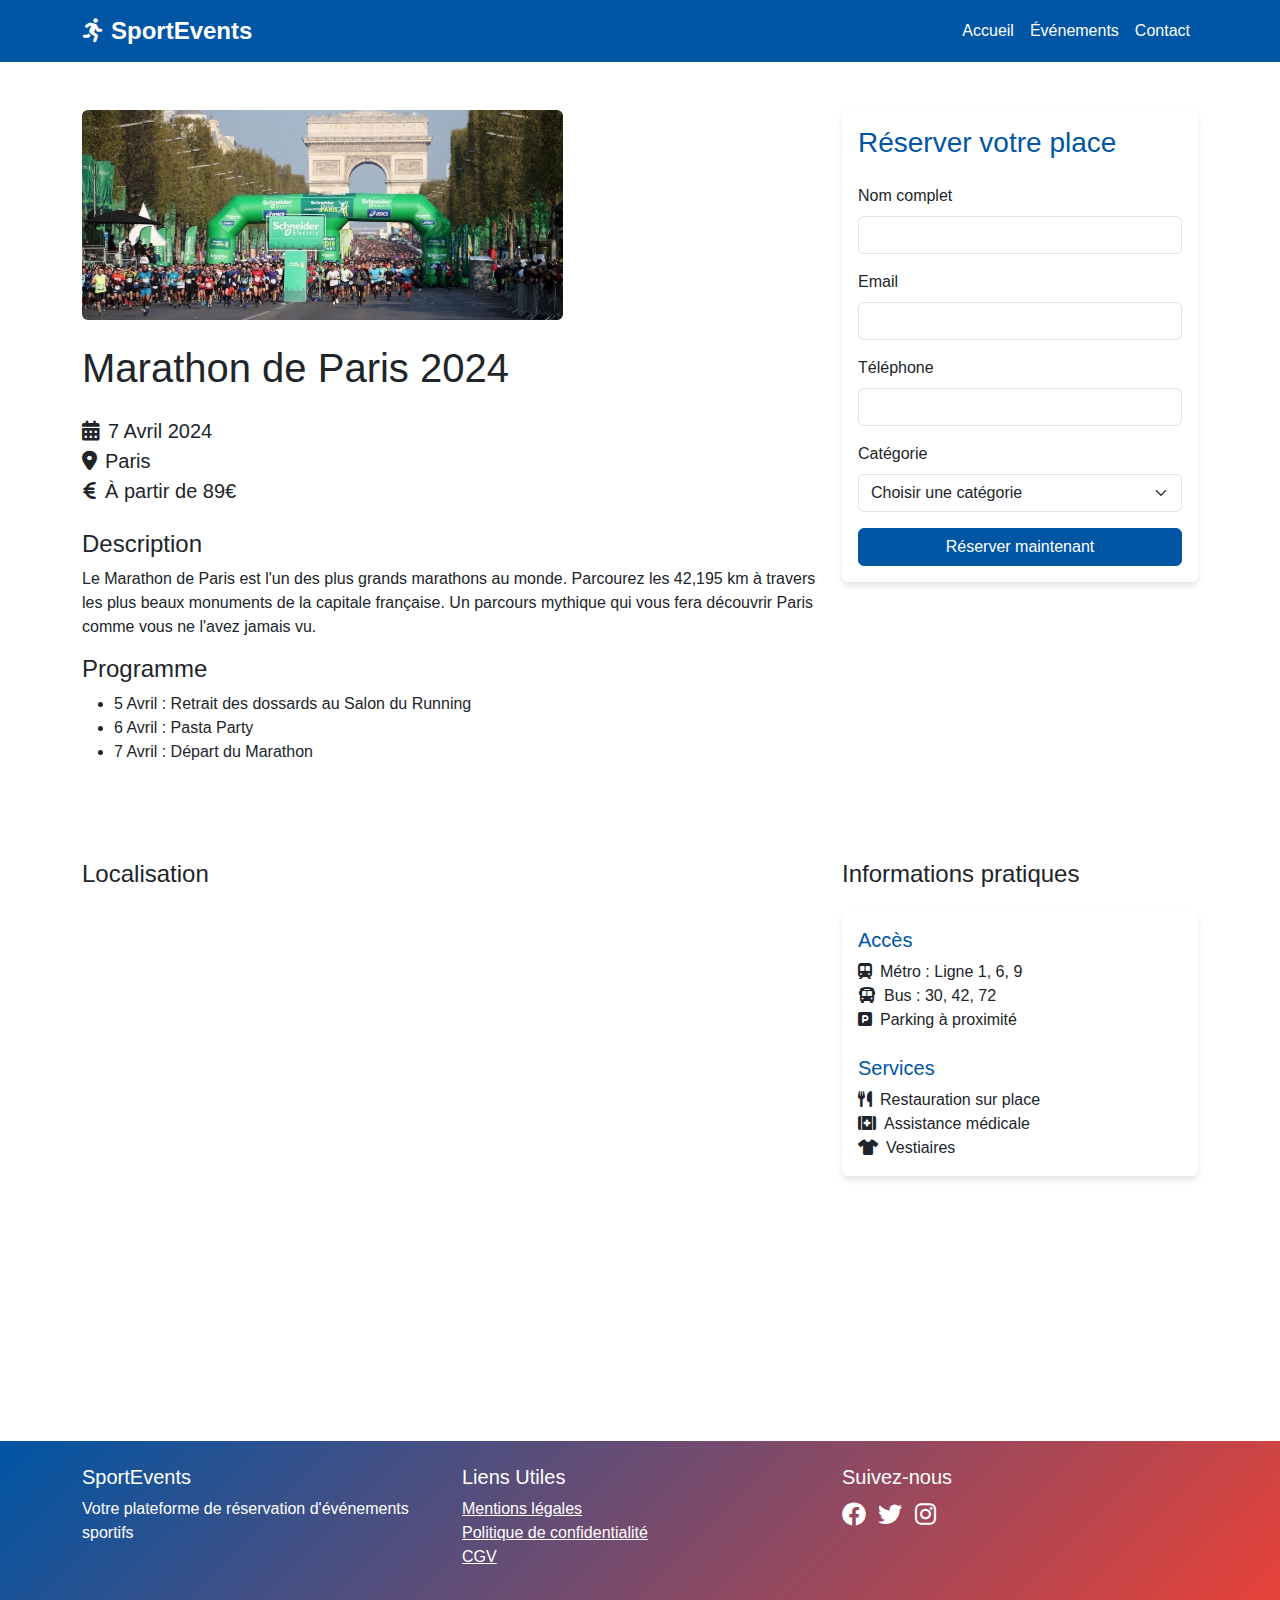
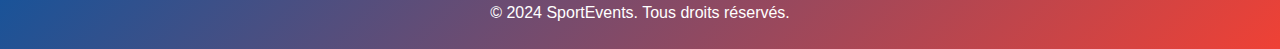
<file: Marathon-paris.html>
<!DOCTYPE html>
<html lang="fr">
<head>
    <meta charset="UTF-8">
    <meta name="viewport" content="width=device-width, initial-scale=1.0">
    <title>Détail Événement - SportEvents</title>
    <!-- Bootstrap CSS -->
    <link href="https://cdn.jsdelivr.net/npm/bootstrap@5.3.0/dist/css/bootstrap.min.css" rel="stylesheet">
    <!-- Custom CSS -->
    <link href="css/style.css" rel="stylesheet">
    <!-- Font Awesome -->
    <link rel="stylesheet" href="https://cdnjs.cloudflare.com/ajax/libs/font-awesome/6.0.0/css/all.min.css">
</head>
<body>
    <!-- Navbar -->
    <nav class="navbar navbar-expand-lg navbar-dark bg-primary sticky-top">
        <div class="container">
            <a class="navbar-brand" href="index.html">
                <i class="fas fa-running me-2"></i>SportEvents
            </a>
            <button class="navbar-toggler" type="button" data-bs-toggle="collapse" data-bs-target="#navbarNav">
                <span class="navbar-toggler-icon"></span>
            </button>
            <div class="collapse navbar-collapse" id="navbarNav">
                <ul class="navbar-nav ms-auto">
                    <li class="nav-item">
                        <a class="nav-link" href="index.html">Accueil</a>
                    </li>
                    <li class="nav-item">
                        <a class="nav-link" href="evenements.html">Événements</a>
                    </li>
                    <li class="nav-item">
                        <a class="nav-link" href="contact.html">Contact</a>
                    </li>
                </ul>
            </div>
        </div>
    </nav>

    <!-- Détail de l'événement -->
    <div class="container py-5">
        <div class="row">
            <!-- Image et informations principales -->
            <div class="col-lg-8 mb-4">
                <img src="img/Marathon-Paris.jpeg" class="img-fluid rounded mb-4" alt="Événement">
                <h1 class="mb-4">Marathon de Paris 2024</h1>
                <div class="event-details mb-4">
                    <p class="lead">
                        <i class="fas fa-calendar-alt me-2"></i>7 Avril 2024<br>
                        <i class="fas fa-map-marker-alt me-2"></i>Paris<br>
                        <i class="fas fa-euro-sign me-2"></i>À partir de 89€
                    </p>
                </div>
                <div class="event-description mb-4">
                    <h4>Description</h4>
                    <p>Le Marathon de Paris est l'un des plus grands marathons au monde. Parcourez les 42,195 km à travers les plus beaux monuments de la capitale française. Un parcours mythique qui vous fera découvrir Paris comme vous ne l'avez jamais vu.</p>
                    <h4>Programme</h4>
                    <ul>
                        <li>5 Avril : Retrait des dossards au Salon du Running</li>
                        <li>6 Avril : Pasta Party</li>
                        <li>7 Avril : Départ du Marathon</li>
                    </ul>
                </div>
            </div>

            <!-- Formulaire de réservation -->
            <div class="col-lg-4">
                <div class="card">
                    <div class="card-body">
                        <h3 class="card-title mb-4">Réserver votre place</h3>
                        <form id="reservationForm">
                            <div class="mb-3">
                                <label for="nom" class="form-label">Nom complet</label>
                                <input type="text" class="form-control" id="nom" required>
                            </div>
                            <div class="mb-3">
                                <label for="email" class="form-label">Email</label>
                                <input type="email" class="form-control" id="email" required>
                            </div>
                            <div class="mb-3">
                                <label for="telephone" class="form-label">Téléphone</label>
                                <input type="tel" class="form-control" id="telephone" required>
                            </div>
                            <div class="mb-3">
                                <label for="categorie" class="form-label">Catégorie</label>
                                <select class="form-select" id="categorie" required>
                                    <option value="">Choisir une catégorie</option>
                                    <option value="standard">Standard - 89€</option>
                                    <option value="premium">Premium - 129€</option>
                                    <option value="vip">VIP - 199€</option>
                                </select>
                            </div>
                            <button type="submit" class="btn btn-primary w-100" data-bs-toggle="modal" data-bs-target="#confirmationModal">
                                Réserver maintenant
                            </button>
                        </form>
                    </div>
                </div>
            </div>
        </div>

        <!-- Carte et informations supplémentaires -->
        <div class="row mt-5">
            <div class="col-lg-8">
                <h4 class="mb-4">Localisation</h4>
                <div class="map-container mb-4">
                    <iframe
                        src="https://www.google.com/maps/embed?pb=!1m18!1m12!1m3!1d2624.9916256937595!2d2.292292615674431!3d48.85837007928757!2m3!1f0!2f0!3f0!3m2!1i1024!2i768!4f13.1!3m3!1m2!1s0x47e66e2964e34e2d%3A0x8ddca9ee380ef7e0!2sTour%20Eiffel!5e0!3m2!1sfr!2sfr!4v1647856687320!5m2!1sfr!2sfr"
                        width="100%"
                        height="450"
                        style="border:0;"
                        allowfullscreen=""
                        loading="lazy">
                    </iframe>
                </div>
            </div>
            <div class="col-lg-4">
                <h4 class="mb-4">Informations pratiques</h4>
                <div class="card">
                    <div class="card-body">
                        <h5 class="card-title">Accès</h5>
                        <p class="card-text">
                            <i class="fas fa-subway me-2"></i>Métro : Ligne 1, 6, 9<br>
                            <i class="fas fa-bus me-2"></i>Bus : 30, 42, 72<br>
                            <i class="fas fa-parking me-2"></i>Parking à proximité
                        </p>
                        <h5 class="card-title mt-4">Services</h5>
                        <p class="card-text">
                            <i class="fas fa-utensils me-2"></i>Restauration sur place<br>
                            <i class="fas fa-first-aid me-2"></i>Assistance médicale<br>
                            <i class="fas fa-tshirt me-2"></i>Vestiaires
                        </p>
                    </div>
                </div>
            </div>
        </div>
    </div>

    <!-- Modal de confirmation -->
    <div class="modal fade" id="confirmationModal" tabindex="-1">
        <div class="modal-dialog">
            <div class="modal-content">
                <div class="modal-header">
                    <h5 class="modal-title">Confirmation de réservation</h5>
                    <button type="button" class="btn-close" data-bs-dismiss="modal"></button>
                </div>
                <div class="modal-body">
                    <p>Votre réservation a été enregistrée avec succès !</p>
                    <p>Un email de confirmation vous sera envoyé dans les prochaines minutes.</p>
                </div>
                <div class="modal-footer">
                    <button type="button" class="btn btn-primary" data-bs-dismiss="modal">Fermer</button>
                </div>
            </div>
        </div>
    </div>

    <!-- Footer -->
    <footer class="bg-dark text-white py-4">
        <div class="container">
            <div class="row">
                <div class="col-md-4">
                    <h5>SportEvents</h5>
                    <p>Votre plateforme de réservation d'événements sportifs</p>
                </div>
                <div class="col-md-4">
                    <h5>Liens Utiles</h5>
                    <ul class="list-unstyled">
                        <li><a href="#" class="text-white">Mentions légales</a></li>
                        <li><a href="#" class="text-white">Politique de confidentialité</a></li>
                        <li><a href="#" class="text-white">CGV</a></li>
                    </ul>
                </div>
                <div class="col-md-4">
                    <h5>Suivez-nous</h5>
                    <div class="social-links">
                        <a href="#" class="text-white me-2"><i class="fab fa-facebook"></i></a>
                        <a href="#" class="text-white me-2"><i class="fab fa-twitter"></i></a>
                        <a href="#" class="text-white me-2"><i class="fab fa-instagram"></i></a>
                    </div>
                </div>
            </div>
            <div class="row mt-3">
                <div class="col-12 text-center">
                    <p class="mb-0">&copy; 2024 SportEvents. Tous droits réservés.</p>
                </div>
            </div>
        </div>
    </footer>

    <!-- Bootstrap JS -->
    <script src="https://cdn.jsdelivr.net/npm/bootstrap@5.3.0/dist/js/bootstrap.bundle.min.js"></script>
    <!-- Custom JS -->
    <script src="js/main.js"></script>
</body>
</html>
</file>
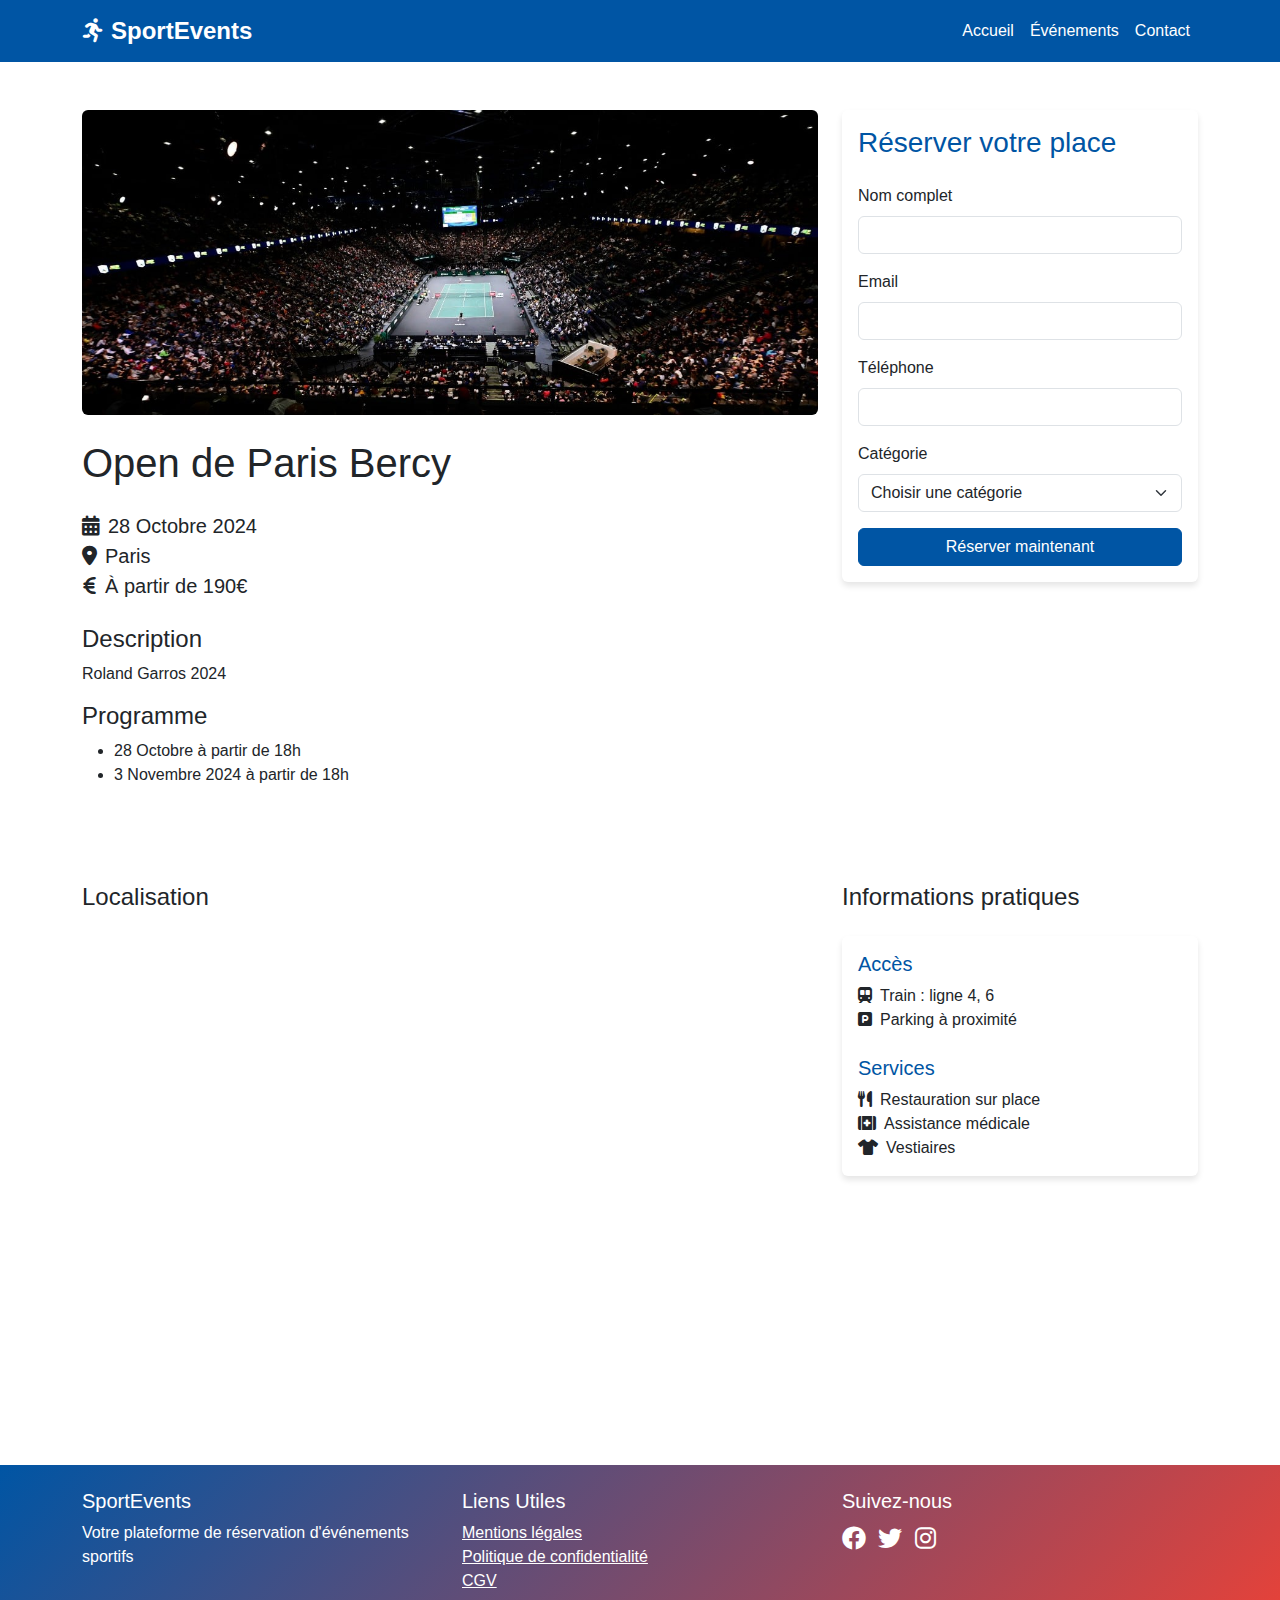
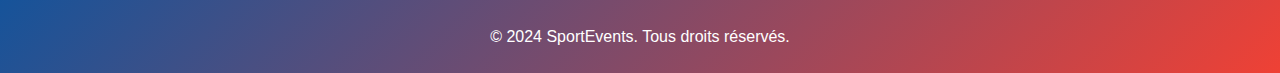
<file: Open-paris-Bercy.html>
<!DOCTYPE html>
<html lang="fr">
<head>
    <meta charset="UTF-8">
    <meta name="viewport" content="width=device-width, initial-scale=1.0">
    <title>Détail Événement - SportEvents</title>
    <!-- Bootstrap CSS -->
    <link href="https://cdn.jsdelivr.net/npm/bootstrap@5.3.0/dist/css/bootstrap.min.css" rel="stylesheet">
    <!-- Custom CSS -->
    <link href="css/style.css" rel="stylesheet">
    <!-- Font Awesome -->
    <link rel="stylesheet" href="https://cdnjs.cloudflare.com/ajax/libs/font-awesome/6.0.0/css/all.min.css">
</head>
<body>
    <!-- Navbar -->
    <nav class="navbar navbar-expand-lg navbar-dark bg-primary sticky-top">
        <div class="container">
            <a class="navbar-brand" href="index.html">
                <i class="fas fa-running me-2"></i>SportEvents
            </a>
            <button class="navbar-toggler" type="button" data-bs-toggle="collapse" data-bs-target="#navbarNav">
                <span class="navbar-toggler-icon"></span>
            </button>
            <div class="collapse navbar-collapse" id="navbarNav">
                <ul class="navbar-nav ms-auto">
                    <li class="nav-item">
                        <a class="nav-link" href="index.html">Accueil</a>
                    </li>
                    <li class="nav-item">
                        <a class="nav-link" href="evenements.html">Événements</a>
                    </li>
                    <li class="nav-item">
                        <a class="nav-link" href="contact.html">Contact</a>
                    </li>
                </ul>
            </div>
        </div>
    </nav>

    <!-- Détail de l'événement -->
    <div class="container py-5">
        <div class="row">
            <!-- Image et informations principales -->
            <div class="col-lg-8 mb-4">
                <img src="img/Open-paris-Bercy.jpg" class="img-fluid rounded mb-4" alt="Événement">
                <h1 class="mb-4">Open de Paris Bercy</h1>
                <div class="event-details mb-4">
                    <p class="lead">
                        <i class="fas fa-calendar-alt me-2"></i>28 Octobre 2024<br>
                        <i class="fas fa-map-marker-alt me-2"></i>Paris<br>
                        <i class="fas fa-euro-sign me-2"></i>À partir de 190€
                    </p>
                </div>
                <div class="event-description mb-4">
                    <h4>Description</h4>
                    <p>Roland Garros 2024</p>
                    <h4>Programme</h4>
                    <ul>
                        <li>28 Octobre à partir de 18h</li>
                        <li>3 Novembre 2024 à partir de 18h</li>
                    </ul>
                </div>
            </div>

            <!-- Formulaire de réservation -->
            <div class="col-lg-4">
                <div class="card">
                    <div class="card-body">
                        <h3 class="card-title mb-4">Réserver votre place</h3>
                        <form id="reservationForm">
                            <div class="mb-3">
                                <label for="nom" class="form-label">Nom complet</label>
                                <input type="text" class="form-control" id="nom" required>
                            </div>
                            <div class="mb-3">
                                <label for="email" class="form-label">Email</label>
                                <input type="email" class="form-control" id="email" required>
                            </div>
                            <div class="mb-3">
                                <label for="telephone" class="form-label">Téléphone</label>
                                <input type="tel" class="form-control" id="telephone" required>
                            </div>
                            <div class="mb-3">
                                <label for="categorie" class="form-label">Catégorie</label>
                                <select class="form-select" id="categorie" required>
                                    <option value="">Choisir une catégorie</option>
                                    <option value="standard">Standard - 165€</option>
                                    <option value="premium">Premium - 250€</option>
                                    <option value="vip">VIP - 300€</option>
                                </select>
                            </div>
                            <button type="submit" class="btn btn-primary w-100" data-bs-toggle="modal" data-bs-target="#confirmationModal">
                                Réserver maintenant
                            </button>
                        </form>
                    </div>
                </div>
            </div>
        </div>

        <!-- Carte et informations supplémentaires -->
        <div class="row mt-5">
            <div class="col-lg-8">
                <h4 class="mb-4">Localisation</h4>
                <div class="map-container mb-4">
                    <iframe
                        src="https://www.google.com/maps/embed?pb=!1m18!1m12!1m3!1d10504.112168354432!2d2.3604458554199113!3d48.8386038!2m3!1f0!2f0!3f0!3m2!1i1024!2i768!4f13.1!3m3!1m2!1s0x47e6721743fa0af9%3A0x989bfc2771543869!2sAccor%20Arena!5e0!3m2!1sfr!2sfr!4v1748285941061!5m2!1sfr!2sfr"
                        width="100%"
                        height="450"
                        style="border:0;"
                        allowfullscreen=""
                        loading="lazy">
                    </iframe>
                </div>
            </div>
            <div class="col-lg-4">
                <h4 class="mb-4">Informations pratiques</h4>
                <div class="card">
                    <div class="card-body">
                        <h5 class="card-title">Accès</h5>
                        <p class="card-text">
                            <i class="fas fa-subway me-2"></i>Train : ligne 4, 6<br>
                            <i class="fas fa-parking me-2"></i>Parking à proximité
                        </p>
                        <h5 class="card-title mt-4">Services</h5>
                        <p class="card-text">
                            <i class="fas fa-utensils me-2"></i>Restauration sur place<br>
                            <i class="fas fa-first-aid me-2"></i>Assistance médicale<br>
                            <i class="fas fa-tshirt me-2"></i>Vestiaires
                        </p>
                    </div>
                </div>
            </div>
        </div>
    </div>

    <!-- Modal de confirmation -->
    <div class="modal fade" id="confirmationModal" tabindex="-1">
        <div class="modal-dialog">
            <div class="modal-content">
                <div class="modal-header">
                    <h5 class="modal-title">Confirmation de réservation</h5>
                    <button type="button" class="btn-close" data-bs-dismiss="modal"></button>
                </div>
                <div class="modal-body">
                    <p>Votre réservation a été enregistrée avec succès !</p>
                    <p>Un email de confirmation vous sera envoyé dans les prochaines minutes.</p>
                </div>
                <div class="modal-footer">
                    <button type="button" class="btn btn-primary" data-bs-dismiss="modal">Fermer</button>
                </div>
            </div>
        </div>
    </div>

    <!-- Footer -->
    <footer class="bg-dark text-white py-4">
        <div class="container">
            <div class="row">
                <div class="col-md-4">
                    <h5>SportEvents</h5>
                    <p>Votre plateforme de réservation d'événements sportifs</p>
                </div>
                <div class="col-md-4">
                    <h5>Liens Utiles</h5>
                    <ul class="list-unstyled">
                        <li><a href="#" class="text-white">Mentions légales</a></li>
                        <li><a href="#" class="text-white">Politique de confidentialité</a></li>
                        <li><a href="#" class="text-white">CGV</a></li>
                    </ul>
                </div>
                <div class="col-md-4">
                    <h5>Suivez-nous</h5>
                    <div class="social-links">
                        <a href="#" class="text-white me-2"><i class="fab fa-facebook"></i></a>
                        <a href="#" class="text-white me-2"><i class="fab fa-twitter"></i></a>
                        <a href="#" class="text-white me-2"><i class="fab fa-instagram"></i></a>
                    </div>
                </div>
            </div>
            <div class="row mt-3">
                <div class="col-12 text-center">
                    <p class="mb-0">&copy; 2024 SportEvents. Tous droits réservés.</p>
                </div>
            </div>
        </div>
    </footer>

    <!-- Bootstrap JS -->
    <script src="https://cdn.jsdelivr.net/npm/bootstrap@5.3.0/dist/js/bootstrap.bundle.min.js"></script>
    <!-- Custom JS -->
    <script src="js/main.js"></script>
</body>
</html>
</file>
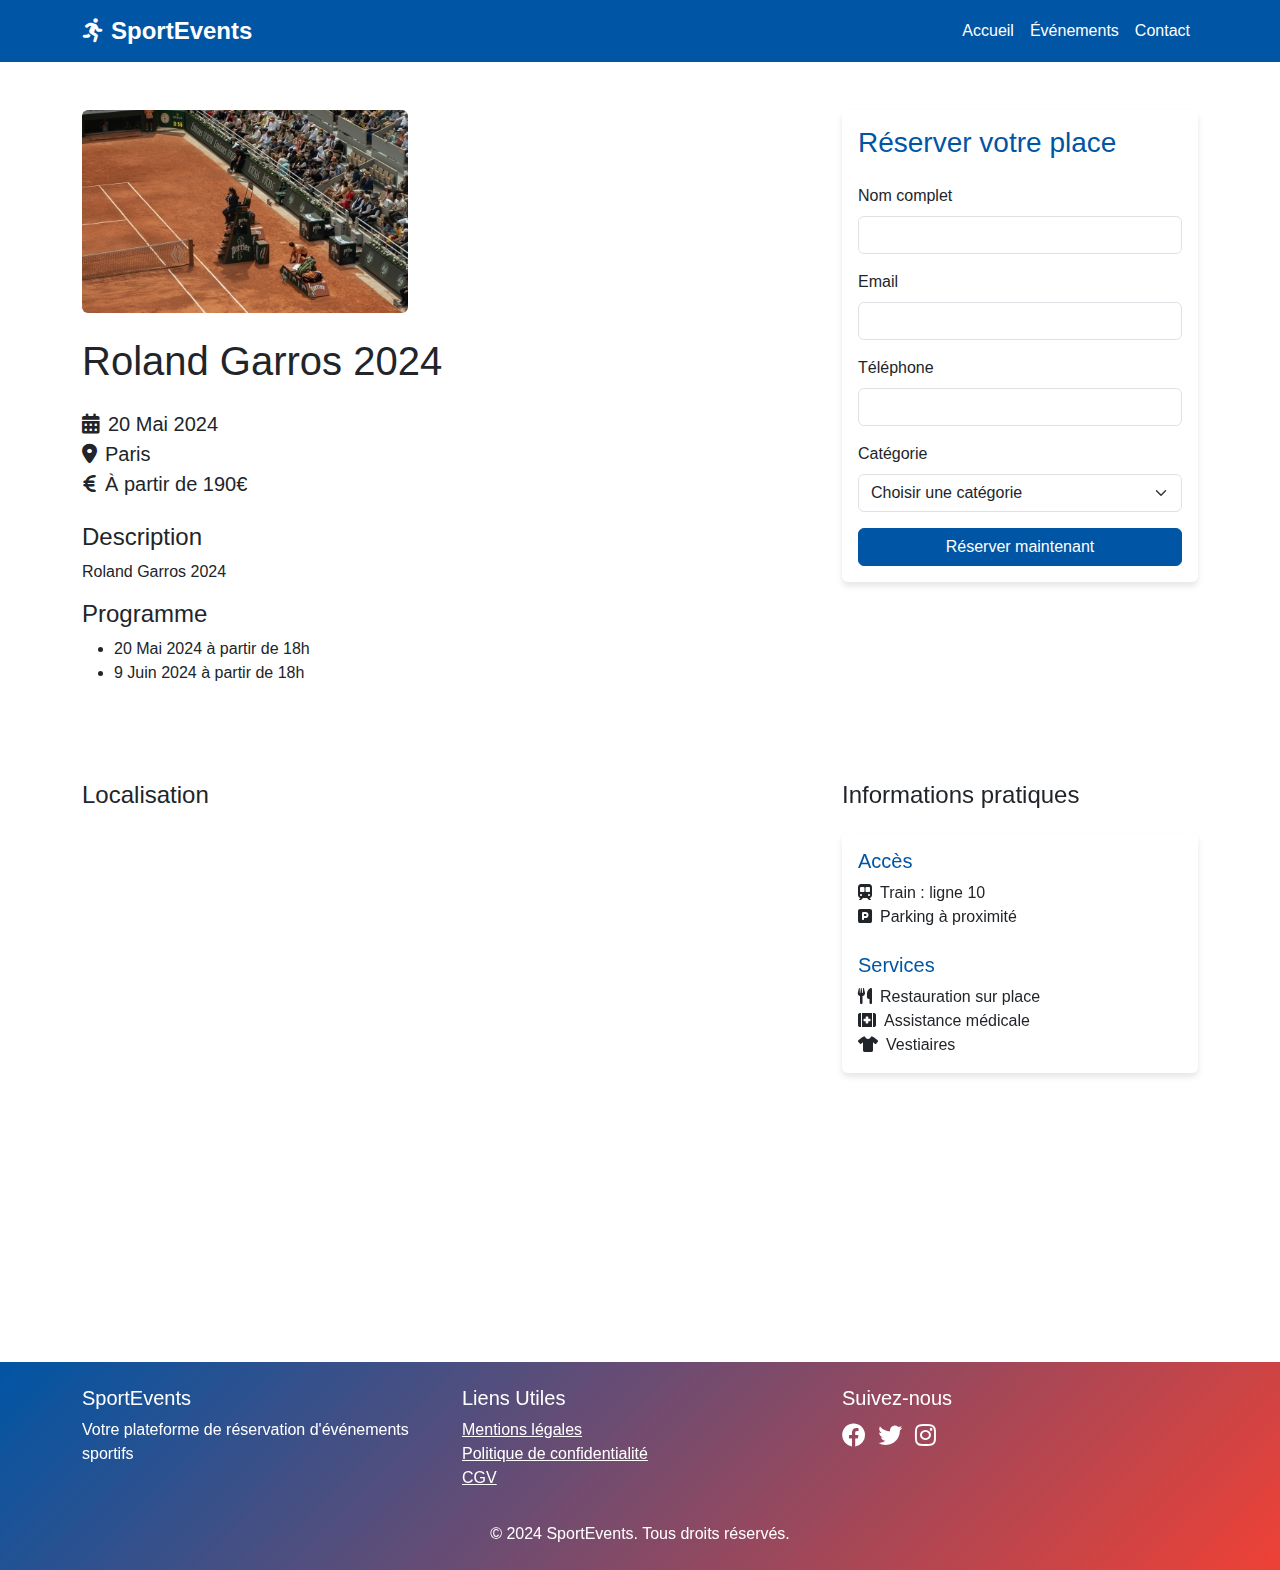
<file: Roland-Garros.html>
<!DOCTYPE html>
<html lang="fr">
<head>
    <meta charset="UTF-8">
    <meta name="viewport" content="width=device-width, initial-scale=1.0">
    <title>Détail Événement - SportEvents</title>
    <!-- Bootstrap CSS -->
    <link href="https://cdn.jsdelivr.net/npm/bootstrap@5.3.0/dist/css/bootstrap.min.css" rel="stylesheet">
    <!-- Custom CSS -->
    <link href="css/style.css" rel="stylesheet">
    <!-- Font Awesome -->
    <link rel="stylesheet" href="https://cdnjs.cloudflare.com/ajax/libs/font-awesome/6.0.0/css/all.min.css">
</head>
<body>
    <!-- Navbar -->
    <nav class="navbar navbar-expand-lg navbar-dark bg-primary sticky-top">
        <div class="container">
            <a class="navbar-brand" href="index.html">
                <i class="fas fa-running me-2"></i>SportEvents
            </a>
            <button class="navbar-toggler" type="button" data-bs-toggle="collapse" data-bs-target="#navbarNav">
                <span class="navbar-toggler-icon"></span>
            </button>
            <div class="collapse navbar-collapse" id="navbarNav">
                <ul class="navbar-nav ms-auto">
                    <li class="nav-item">
                        <a class="nav-link" href="index.html">Accueil</a>
                    </li>
                    <li class="nav-item">
                        <a class="nav-link" href="evenements.html">Événements</a>
                    </li>
                    <li class="nav-item">
                        <a class="nav-link" href="contact.html">Contact</a>
                    </li>
                </ul>
            </div>
        </div>
    </nav>

    <!-- Détail de l'événement -->
    <div class="container py-5">
        <div class="row">
            <!-- Image et informations principales -->
            <div class="col-lg-8 mb-4">
                <img src="img/Roland-Garros.jpeg" class="img-fluid rounded mb-4" alt="Événement">
                <h1 class="mb-4">Roland Garros 2024</h1>
                <div class="event-details mb-4">
                    <p class="lead">
                        <i class="fas fa-calendar-alt me-2"></i>20 Mai 2024<br>
                        <i class="fas fa-map-marker-alt me-2"></i>Paris<br>
                        <i class="fas fa-euro-sign me-2"></i>À partir de 190€
                    </p>
                </div>
                <div class="event-description mb-4">
                    <h4>Description</h4>
                    <p>Roland Garros 2024</p>
                    <h4>Programme</h4>
                    <ul>
                        <li>20 Mai 2024 à partir de 18h</li>
                        <li>9 Juin 2024 à partir de 18h</li>
                    </ul>
                </div>
            </div>

            <!-- Formulaire de réservation -->
            <div class="col-lg-4">
                <div class="card">
                    <div class="card-body">
                        <h3 class="card-title mb-4">Réserver votre place</h3>
                        <form id="reservationForm">
                            <div class="mb-3">
                                <label for="nom" class="form-label">Nom complet</label>
                                <input type="text" class="form-control" id="nom" required>
                            </div>
                            <div class="mb-3">
                                <label for="email" class="form-label">Email</label>
                                <input type="email" class="form-control" id="email" required>
                            </div>
                            <div class="mb-3">
                                <label for="telephone" class="form-label">Téléphone</label>
                                <input type="tel" class="form-control" id="telephone" required>
                            </div>
                            <div class="mb-3">
                                <label for="categorie" class="form-label">Catégorie</label>
                                <select class="form-select" id="categorie" required>
                                    <option value="">Choisir une catégorie</option>
                                    <option value="standard">Standard - 165€</option>
                                    <option value="premium">Premium - 250€</option>
                                    <option value="vip">VIP - 300€</option>
                                </select>
                            </div>
                            <button type="submit" class="btn btn-primary w-100" data-bs-toggle="modal" data-bs-target="#confirmationModal">
                                Réserver maintenant
                            </button>
                        </form>
                    </div>
                </div>
            </div>
        </div>

        <!-- Carte et informations supplémentaires -->
        <div class="row mt-5">
            <div class="col-lg-8">
                <h4 class="mb-4">Localisation</h4>
                <div class="map-container mb-4">
                    <iframe
                        src="https://www.google.com/maps/embed?pb=!1m18!1m12!1m3!1d5251.1890274879!2d2.247446475906158!3d48.84687267133057!2m3!1f0!2f0!3f0!3m2!1i1024!2i768!4f13.1!3m3!1m2!1s0x47e67ac59c999975%3A0x9d40606b40c66989!2sStade%20Roland-Garros!5e0!3m2!1sfr!2sfr!4v1748284946045!5m2!1sfr!2sfr"
                        width="100%"
                        height="450"
                        style="border:0;"
                        allowfullscreen=""
                        loading="lazy">
                    </iframe>
                </div>
            </div>
            <div class="col-lg-4">
                <h4 class="mb-4">Informations pratiques</h4>
                <div class="card">
                    <div class="card-body">
                        <h5 class="card-title">Accès</h5>
                        <p class="card-text">
                            <i class="fas fa-subway me-2"></i>Train : ligne 10<br>
                            <i class="fas fa-parking me-2"></i>Parking à proximité
                        </p>
                        <h5 class="card-title mt-4">Services</h5>
                        <p class="card-text">
                            <i class="fas fa-utensils me-2"></i>Restauration sur place<br>
                            <i class="fas fa-first-aid me-2"></i>Assistance médicale<br>
                            <i class="fas fa-tshirt me-2"></i>Vestiaires
                        </p>
                    </div>
                </div>
            </div>
        </div>
    </div>

    <!-- Modal de confirmation -->
    <div class="modal fade" id="confirmationModal" tabindex="-1">
        <div class="modal-dialog">
            <div class="modal-content">
                <div class="modal-header">
                    <h5 class="modal-title">Confirmation de réservation</h5>
                    <button type="button" class="btn-close" data-bs-dismiss="modal"></button>
                </div>
                <div class="modal-body">
                    <p>Votre réservation a été enregistrée avec succès !</p>
                    <p>Un email de confirmation vous sera envoyé dans les prochaines minutes.</p>
                </div>
                <div class="modal-footer">
                    <button type="button" class="btn btn-primary" data-bs-dismiss="modal">Fermer</button>
                </div>
            </div>
        </div>
    </div>

    <!-- Footer -->
    <footer class="bg-dark text-white py-4">
        <div class="container">
            <div class="row">
                <div class="col-md-4">
                    <h5>SportEvents</h5>
                    <p>Votre plateforme de réservation d'événements sportifs</p>
                </div>
                <div class="col-md-4">
                    <h5>Liens Utiles</h5>
                    <ul class="list-unstyled">
                        <li><a href="#" class="text-white">Mentions légales</a></li>
                        <li><a href="#" class="text-white">Politique de confidentialité</a></li>
                        <li><a href="#" class="text-white">CGV</a></li>
                    </ul>
                </div>
                <div class="col-md-4">
                    <h5>Suivez-nous</h5>
                    <div class="social-links">
                        <a href="#" class="text-white me-2"><i class="fab fa-facebook"></i></a>
                        <a href="#" class="text-white me-2"><i class="fab fa-twitter"></i></a>
                        <a href="#" class="text-white me-2"><i class="fab fa-instagram"></i></a>
                    </div>
                </div>
            </div>
            <div class="row mt-3">
                <div class="col-12 text-center">
                    <p class="mb-0">&copy; 2024 SportEvents. Tous droits réservés.</p>
                </div>
            </div>
        </div>
    </footer>

    <!-- Bootstrap JS -->
    <script src="https://cdn.jsdelivr.net/npm/bootstrap@5.3.0/dist/js/bootstrap.bundle.min.js"></script>
    <!-- Custom JS -->
    <script src="js/main.js"></script>
</body>
</html>
</file>
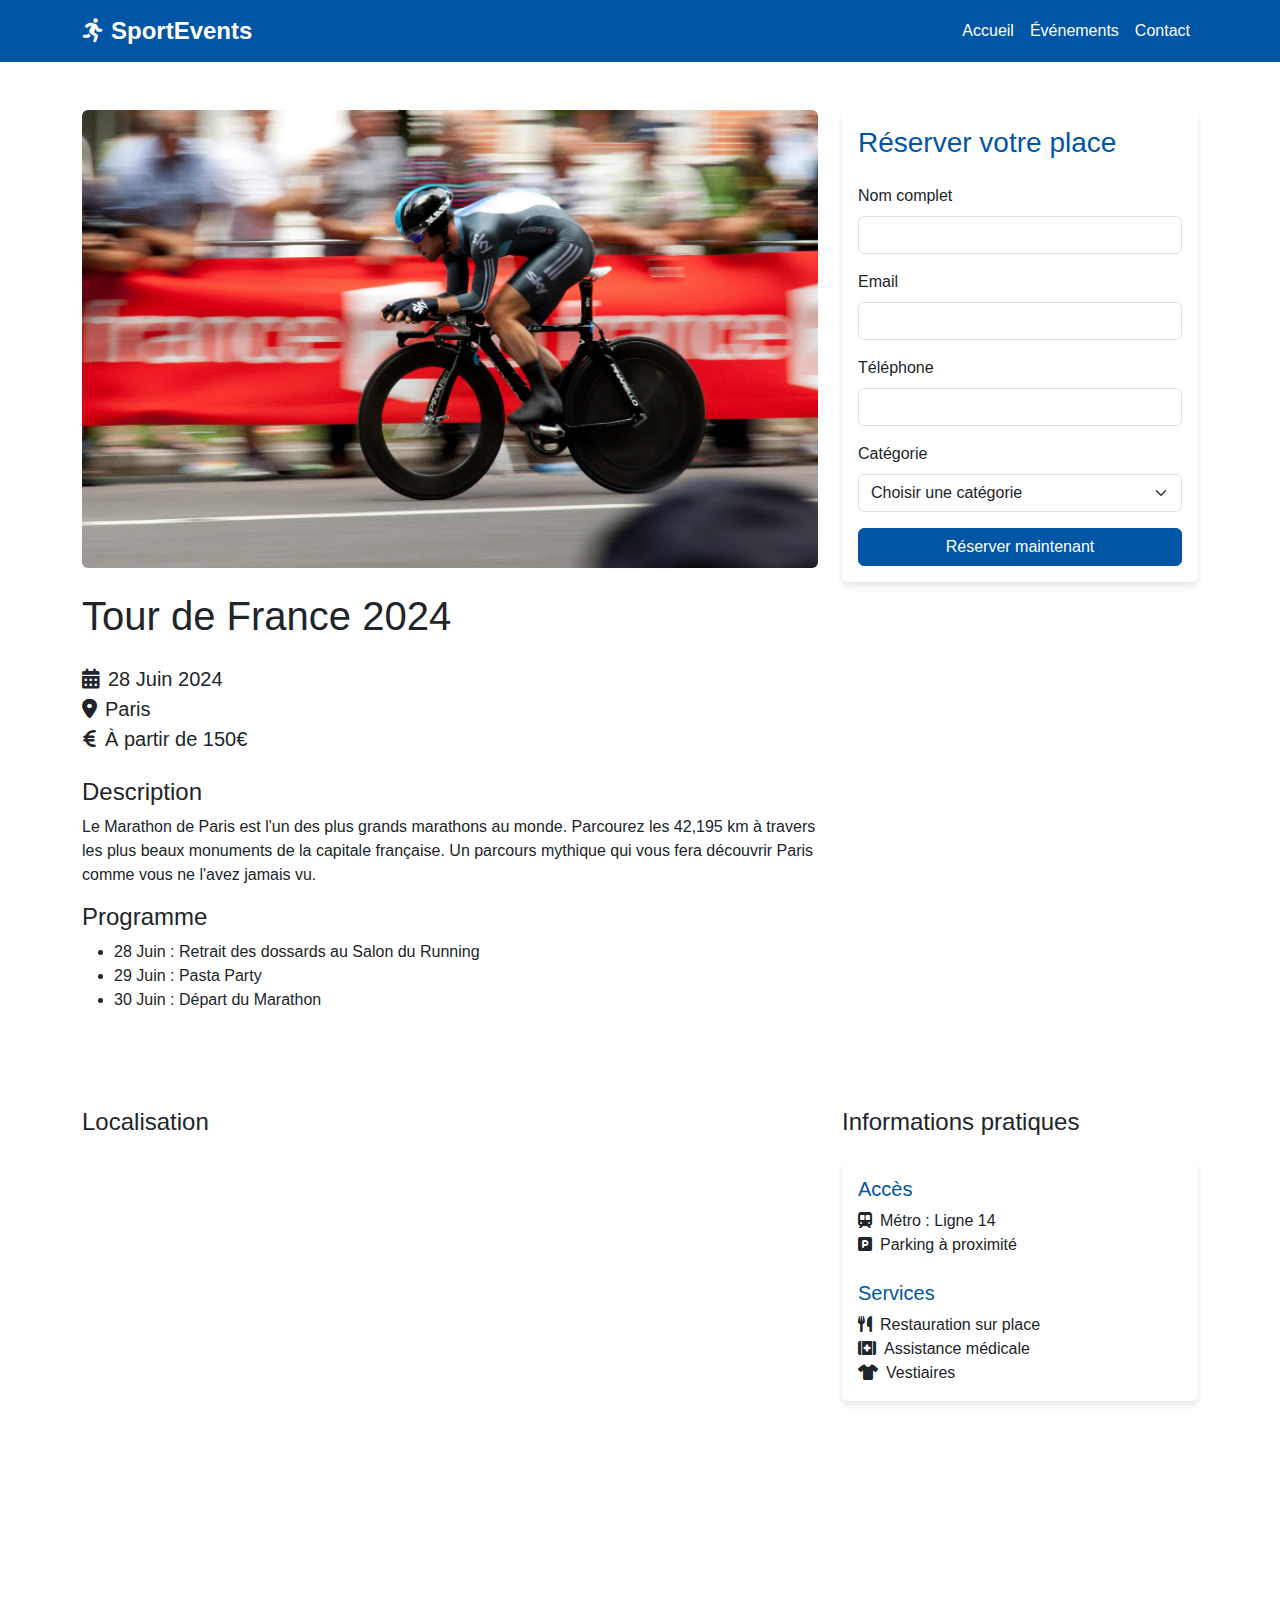
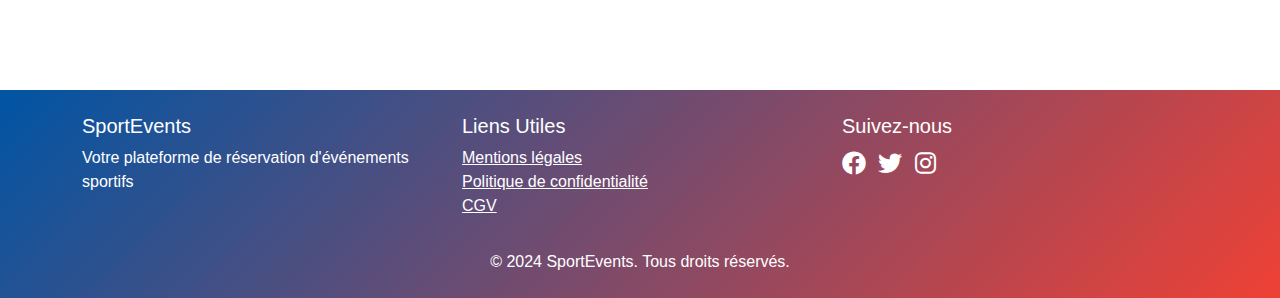
<file: Tour-france.html>
<!DOCTYPE html>
<html lang="fr">
<head>
    <meta charset="UTF-8">
    <meta name="viewport" content="width=device-width, initial-scale=1.0">
    <title>Détail Événement - SportEvents</title>
    <!-- Bootstrap CSS -->
    <link href="https://cdn.jsdelivr.net/npm/bootstrap@5.3.0/dist/css/bootstrap.min.css" rel="stylesheet">
    <!-- Custom CSS -->
    <link href="css/style.css" rel="stylesheet">
    <!-- Font Awesome -->
    <link rel="stylesheet" href="https://cdnjs.cloudflare.com/ajax/libs/font-awesome/6.0.0/css/all.min.css">
</head>
<body>
    <!-- Navbar -->
    <nav class="navbar navbar-expand-lg navbar-dark bg-primary sticky-top">
        <div class="container">
            <a class="navbar-brand" href="index.html">
                <i class="fas fa-running me-2"></i>SportEvents
            </a>
            <button class="navbar-toggler" type="button" data-bs-toggle="collapse" data-bs-target="#navbarNav">
                <span class="navbar-toggler-icon"></span>
            </button>
            <div class="collapse navbar-collapse" id="navbarNav">
                <ul class="navbar-nav ms-auto">
                    <li class="nav-item">
                        <a class="nav-link" href="index.html">Accueil</a>
                    </li>
                    <li class="nav-item">
                        <a class="nav-link" href="evenements.html">Événements</a>
                    </li>
                    <li class="nav-item">
                        <a class="nav-link" href="contact.html">Contact</a>
                    </li>
                </ul>
            </div>
        </div>
    </nav>

    <!-- Détail de l'événement -->
    <div class="container py-5">
        <div class="row">
            <!-- Image et informations principales -->
            <div class="col-lg-8 mb-4">
                <img src="img/Cyclisme.jpg" class="img-fluid rounded mb-4" alt="Événement">
                <h1 class="mb-4">Tour de France 2024</h1>
                <div class="event-details mb-4">
                    <p class="lead">
                        <i class="fas fa-calendar-alt me-2"></i>28 Juin 2024<br>
                        <i class="fas fa-map-marker-alt me-2"></i>Paris<br>
                        <i class="fas fa-euro-sign me-2"></i>À partir de 150€
                    </p>
                </div>
                <div class="event-description mb-4">
                    <h4>Description</h4>
                    <p>Le Marathon de Paris est l'un des plus grands marathons au monde. Parcourez les 42,195 km à travers les plus beaux monuments de la capitale française. Un parcours mythique qui vous fera découvrir Paris comme vous ne l'avez jamais vu.</p>
                    <h4>Programme</h4>
                    <ul>
                        <li>28 Juin : Retrait des dossards au Salon du Running</li>
                        <li>29 Juin : Pasta Party</li>
                        <li>30 Juin : Départ du Marathon</li>
                    </ul>
                </div>
            </div>

            <!-- Formulaire de réservation -->
            <div class="col-lg-4">
                <div class="card">
                    <div class="card-body">
                        <h3 class="card-title mb-4">Réserver votre place</h3>
                        <form id="reservationForm">
                            <div class="mb-3">
                                <label for="nom" class="form-label">Nom complet</label>
                                <input type="text" class="form-control" id="nom" required>
                            </div>
                            <div class="mb-3">
                                <label for="email" class="form-label">Email</label>
                                <input type="email" class="form-control" id="email" required>
                            </div>
                            <div class="mb-3">
                                <label for="telephone" class="form-label">Téléphone</label>
                                <input type="tel" class="form-control" id="telephone" required>
                            </div>
                            <div class="mb-3">
                                <label for="categorie" class="form-label">Catégorie</label>
                                <select class="form-select" id="categorie" required>
                                    <option value="">Choisir une catégorie</option>
                                    <option value="standard">Standard - 150€</option>
                                    <option value="premium">Premium - 230€</option>
                                    <option value="vip">VIP - 300€</option>
                                </select>
                            </div>
                            <button type="submit" class="btn btn-primary w-100" data-bs-toggle="modal" data-bs-target="#confirmationModal">
                                Réserver maintenant
                            </button>
                        </form>
                    </div>
                </div>
            </div>
        </div>

        <!-- Carte et informations supplémentaires -->
        <div class="row mt-5">
            <div class="col-lg-8">
                <h4 class="mb-4">Localisation</h4>
                <div class="map-container mb-4">
                    <iframe
                        src="https://www.google.com/maps/embed?pb=!1m18!1m12!1m3!1d2624.9916256937595!2d2.292292615674431!3d48.85837007928757!2m3!1f0!2f0!3f0!3m2!1i1024!2i768!4f13.1!3m3!1m2!1s0x47e66e2964e34e2d%3A0x8ddca9ee380ef7e0!2sTour%20Eiffel!5e0!3m2!1sfr!2sfr!4v1647856687320!5m2!1sfr!2sfr"
                        width="100%"
                        height="450"
                        style="border:0;"
                        allowfullscreen=""
                        loading="lazy">
                    </iframe>
                </div>
            </div>
            <div class="col-lg-4">
                <h4 class="mb-4">Informations pratiques</h4>
                <div class="card">
                    <div class="card-body">
                        <h5 class="card-title">Accès</h5>
                        <p class="card-text">
                            <i class="fas fa-subway me-2"></i>Métro : Ligne 14<br>
                            <i class="fas fa-parking me-2"></i>Parking à proximité
                        </p>
                        <h5 class="card-title mt-4">Services</h5>
                        <p class="card-text">
                            <i class="fas fa-utensils me-2"></i>Restauration sur place<br>
                            <i class="fas fa-first-aid me-2"></i>Assistance médicale<br>
                            <i class="fas fa-tshirt me-2"></i>Vestiaires
                        </p>
                    </div>
                </div>
            </div>
        </div>
    </div>

    <!-- Modal de confirmation -->
    <div class="modal fade" id="confirmationModal" tabindex="-1">
        <div class="modal-dialog">
            <div class="modal-content">
                <div class="modal-header">
                    <h5 class="modal-title">Confirmation de réservation</h5>
                    <button type="button" class="btn-close" data-bs-dismiss="modal"></button>
                </div>
                <div class="modal-body">
                    <p>Votre réservation a été enregistrée avec succès !</p>
                    <p>Un email de confirmation vous sera envoyé dans les prochaines minutes.</p>
                </div>
                <div class="modal-footer">
                    <button type="button" class="btn btn-primary" data-bs-dismiss="modal">Fermer</button>
                </div>
            </div>
        </div>
    </div>

    <!-- Footer -->
    <footer class="bg-dark text-white py-4">
        <div class="container">
            <div class="row">
                <div class="col-md-4">
                    <h5>SportEvents</h5>
                    <p>Votre plateforme de réservation d'événements sportifs</p>
                </div>
                <div class="col-md-4">
                    <h5>Liens Utiles</h5>
                    <ul class="list-unstyled">
                        <li><a href="#" class="text-white">Mentions légales</a></li>
                        <li><a href="#" class="text-white">Politique de confidentialité</a></li>
                        <li><a href="#" class="text-white">CGV</a></li>
                    </ul>
                </div>
                <div class="col-md-4">
                    <h5>Suivez-nous</h5>
                    <div class="social-links">
                        <a href="#" class="text-white me-2"><i class="fab fa-facebook"></i></a>
                        <a href="#" class="text-white me-2"><i class="fab fa-twitter"></i></a>
                        <a href="#" class="text-white me-2"><i class="fab fa-instagram"></i></a>
                    </div>
                </div>
            </div>
            <div class="row mt-3">
                <div class="col-12 text-center">
                    <p class="mb-0">&copy; 2024 SportEvents. Tous droits réservés.</p>
                </div>
            </div>
        </div>
    </footer>

    <!-- Bootstrap JS -->
    <script src="https://cdn.jsdelivr.net/npm/bootstrap@5.3.0/dist/js/bootstrap.bundle.min.js"></script>
    <!-- Custom JS -->
    <script src="js/main.js"></script>
</body>
</html>
</file>
<file: css/style.css>
/* Variables personnalisées */
:root {
    --primary-color: #0055A4;    /* Bleu du drapeau français */
    --secondary-color: #FFFFFF;  /* Blanc du drapeau français */
    --accent-color: #EF4135;     /* Rouge du drapeau français */
    --text-light: #ffffff;
    --text-dark: #333333;
}

/* Styles généraux */
body {
    font-family: 'Roboto', sans-serif;
}

/* Hero Section */
.hero-section {
    background: linear-gradient(rgba(0, 85, 164, 0.8), rgba(239, 65, 53, 0.8)),
                url('https://source.unsplash.com/1920x1080/?sport') no-repeat center center;
    background-size: cover;
    min-height: 75vh;
    display: flex;
    align-items: center;
}

/* Navbar personnalisée */
.navbar {
    background-color: var(--primary-color) !important;
}

.navbar-brand {
    font-weight: 700;
    font-size: 1.5rem;
    color: var(--secondary-color) !important;
}

.nav-link {
    color: var(--text-light) !important;
}

.nav-link.active {
    color: var(--secondary-color) !important;
}

/* Carousel personnalisé */
.carousel-item img {
    object-fit: cover;
    height: 500px;
}

.carousel-caption {
    background: rgba(0, 85, 164, 0.8);
    padding: 20px;
    border-radius: 10px;
}

/* Cards personnalisées */
.card {
    transition: transform 0.3s ease;
    border: none;
    box-shadow: 0 4px 6px rgba(0, 0, 0, 0.1);
}

.card:hover {
    transform: translateY(-5px);
}

.card-title {
    color: var(--primary-color);
}

/* Boutons personnalisés */
.btn-primary {
    background-color: var(--primary-color);
    border-color: var(--primary-color);
    color: var(--text-light);
}

.btn-primary:hover {
    background-color: var(--accent-color);
    border-color: var(--accent-color);
}

.btn-outline-primary {
    color: var(--primary-color);
    border-color: var(--primary-color);
}

.btn-outline-primary:hover {
    background-color: var(--primary-color);
    border-color: var(--primary-color);
    color: var(--text-light);
}

.btn-outline-primary.active {
    background-color: var(--primary-color) !important;
    border-color: var(--primary-color) !important;
}

/* Footer personnalisé */
footer {
    background: linear-gradient(135deg, var(--primary-color), var(--accent-color)) !important;
}

.social-links a {
    font-size: 1.5rem;
    margin-right: 15px;
    transition: color 0.3s ease;
    color: var(--secondary-color) !important;
}

.social-links a:hover {
    color: var(--text-light) !important;
}

/* Section partenaires */
.bg-light {
    background-color: #f8f9fa !important;
}

.text-primary {
    color: var(--primary-color) !important;
}

/* Media Queries */
@media (max-width: 768px) {
    .hero-section {
        min-height: 60vh;
    }

    .carousel-item img {
        height: 300px;
    }
}

/* Formulaire */
.form-control:focus {
    border-color: var(--primary-color);
    box-shadow: 0 0 0 0.25rem rgba(0, 85, 164, 0.25);
}

/* Modal */
.modal-header {
    background-color: var(--primary-color);
    color: var(--text-light);
}

.modal-header .btn-close {
    color: var(--text-light);
}
</file>
